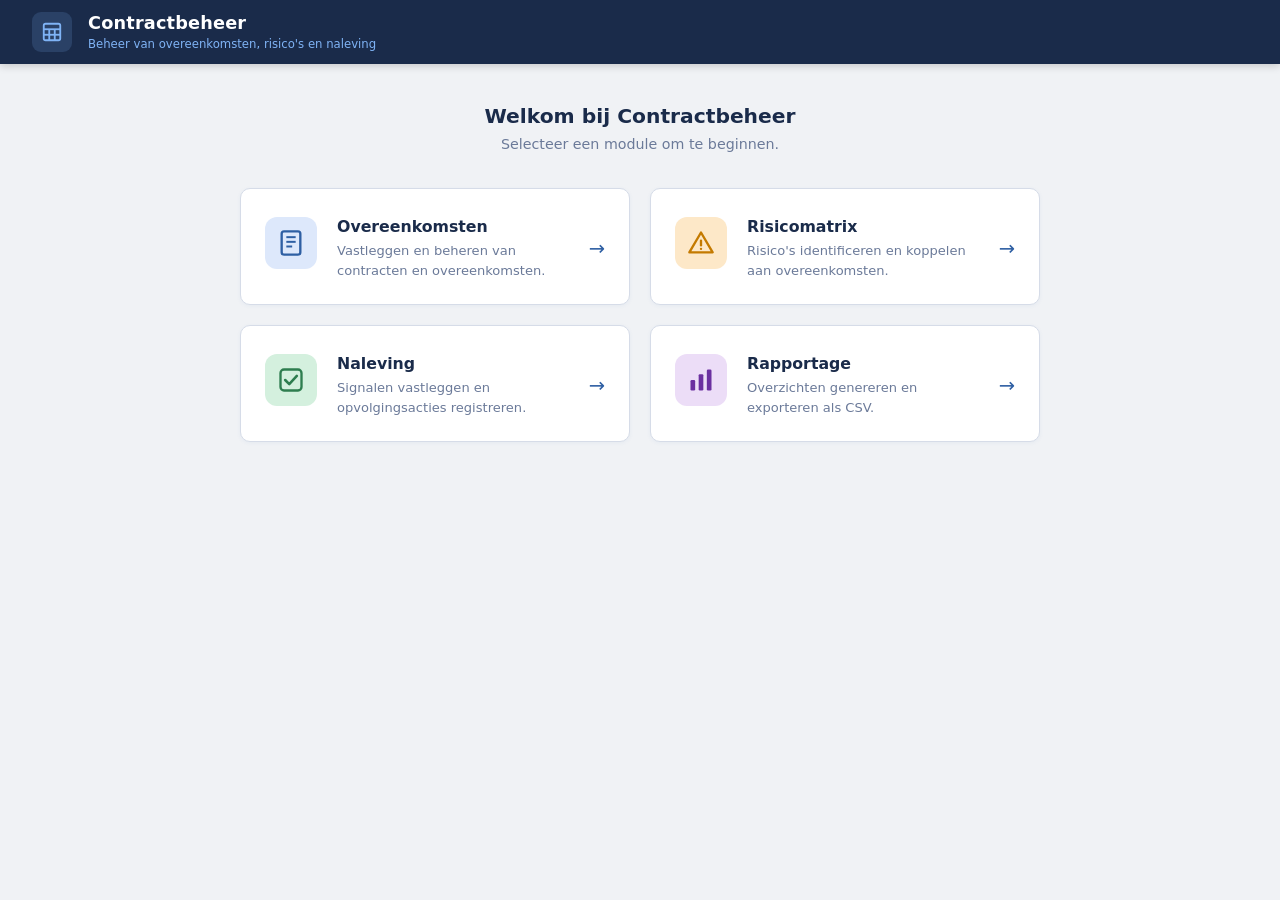
<file: index.html>
<!DOCTYPE html>
<html lang="nl">
<head>
  <meta charset="UTF-8">
  <meta name="viewport" content="width=device-width, initial-scale=1.0">
  <title>Contractbeheer</title>
  <link rel="stylesheet" href="shared.css">
  <style>
    .index-main {
      max-width: 840px;
      margin: 0 auto;
      padding: 40px 20px 60px 20px;
      flex: 1;
    }
    .index-intro {
      text-align: center;
      margin-bottom: 36px;
    }
    .index-intro h2 {
      font-size: 1.35rem;
      font-weight: 700;
      color: #1a2b4a;
      margin-bottom: 8px;
    }
    .index-intro p {
      color: #6b7a99;
      font-size: 0.95rem;
    }
  </style>
</head>
<body>
  <!-- Header (no nav on dashboard) -->
  <header class="site-header">
    <div class="header-icon">
      <svg width="22" height="22" fill="none" viewBox="0 0 24 24">
        <rect x="3" y="3" width="18" height="18" rx="2" stroke="#7fb3f5" stroke-width="2"/>
        <line x1="3" y1="9" x2="21" y2="9" stroke="#7fb3f5" stroke-width="2"/>
        <line x1="3" y1="15" x2="21" y2="15" stroke="#7fb3f5" stroke-width="2"/>
        <line x1="9" y1="9" x2="9" y2="21" stroke="#7fb3f5" stroke-width="2"/>
        <line x1="15" y1="9" x2="15" y2="21" stroke="#7fb3f5" stroke-width="2"/>
      </svg>
    </div>
    <div class="header-text">
      <span class="header-title">Contractbeheer</span>
      <span class="header-subtitle">Beheer van overeenkomsten, risico's en naleving</span>
    </div>
  </header>

  <div class="index-main">
    <div class="index-intro">
      <h2>Welkom bij Contractbeheer</h2>
      <p>Selecteer een module om te beginnen.</p>
    </div>

    <div class="tiles">
      <!-- Overeenkomsten -->
      <a class="tile" href="overeenkomsten.html">
        <div class="tile-icon-wrap" style="background:#dde8fb;">
          <svg width="28" height="28" fill="none" viewBox="0 0 24 24">
            <rect x="4" y="2" width="16" height="20" rx="2" stroke="#2e5fa3" stroke-width="2"/>
            <line x1="8" y1="7" x2="16" y2="7" stroke="#2e5fa3" stroke-width="1.7"/>
            <line x1="8" y1="11" x2="16" y2="11" stroke="#2e5fa3" stroke-width="1.7"/>
            <line x1="8" y1="15" x2="13" y2="15" stroke="#2e5fa3" stroke-width="1.7"/>
          </svg>
        </div>
        <div class="tile-body">
          <div class="tile-title">Overeenkomsten</div>
          <div class="tile-desc">Vastleggen en beheren van contracten en overeenkomsten.</div>
        </div>
        <span class="tile-arrow">→</span>
      </a>

      <!-- Risicomatrix -->
      <a class="tile" href="risicomatrix.html">
        <div class="tile-icon-wrap" style="background:#fde8c8;">
          <svg width="28" height="28" fill="none" viewBox="0 0 24 24">
            <path d="M12 3L22 20H2L12 3Z" stroke="#c47a00" stroke-width="2" stroke-linejoin="round"/>
            <line x1="12" y1="10" x2="12" y2="14" stroke="#c47a00" stroke-width="2" stroke-linecap="round"/>
            <circle cx="12" cy="17" r="1" fill="#c47a00"/>
          </svg>
        </div>
        <div class="tile-body">
          <div class="tile-title">Risicomatrix</div>
          <div class="tile-desc">Risico's identificeren en koppelen aan overeenkomsten.</div>
        </div>
        <span class="tile-arrow">→</span>
      </a>

      <!-- Naleving -->
      <a class="tile" href="naleving.html">
        <div class="tile-icon-wrap" style="background:#d4f0de;">
          <svg width="28" height="28" fill="none" viewBox="0 0 24 24">
            <rect x="3" y="3" width="18" height="18" rx="3" stroke="#2e7d4f" stroke-width="2"/>
            <path d="M7 12l3.5 3.5L17 8.5" stroke="#2e7d4f" stroke-width="2.2" stroke-linecap="round" stroke-linejoin="round"/>
          </svg>
        </div>
        <div class="tile-body">
          <div class="tile-title">Naleving</div>
          <div class="tile-desc">Signalen vastleggen en opvolgingsacties registreren.</div>
        </div>
        <span class="tile-arrow">→</span>
      </a>

      <!-- Rapportage -->
      <a class="tile" href="rapportage.html">
        <div class="tile-icon-wrap" style="background:#ecddf7;">
          <svg width="28" height="28" fill="none" viewBox="0 0 24 24">
            <rect x="3" y="12" width="4" height="9" rx="1" fill="#6b30a0"/>
            <rect x="10" y="7" width="4" height="14" rx="1" fill="#6b30a0"/>
            <rect x="17" y="3" width="4" height="18" rx="1" fill="#6b30a0"/>
          </svg>
        </div>
        <div class="tile-body">
          <div class="tile-title">Rapportage</div>
          <div class="tile-desc">Overzichten genereren en exporteren als CSV.</div>
        </div>
        <span class="tile-arrow">→</span>
      </a>
    </div>
  </div>
</body>
</html>
</file>
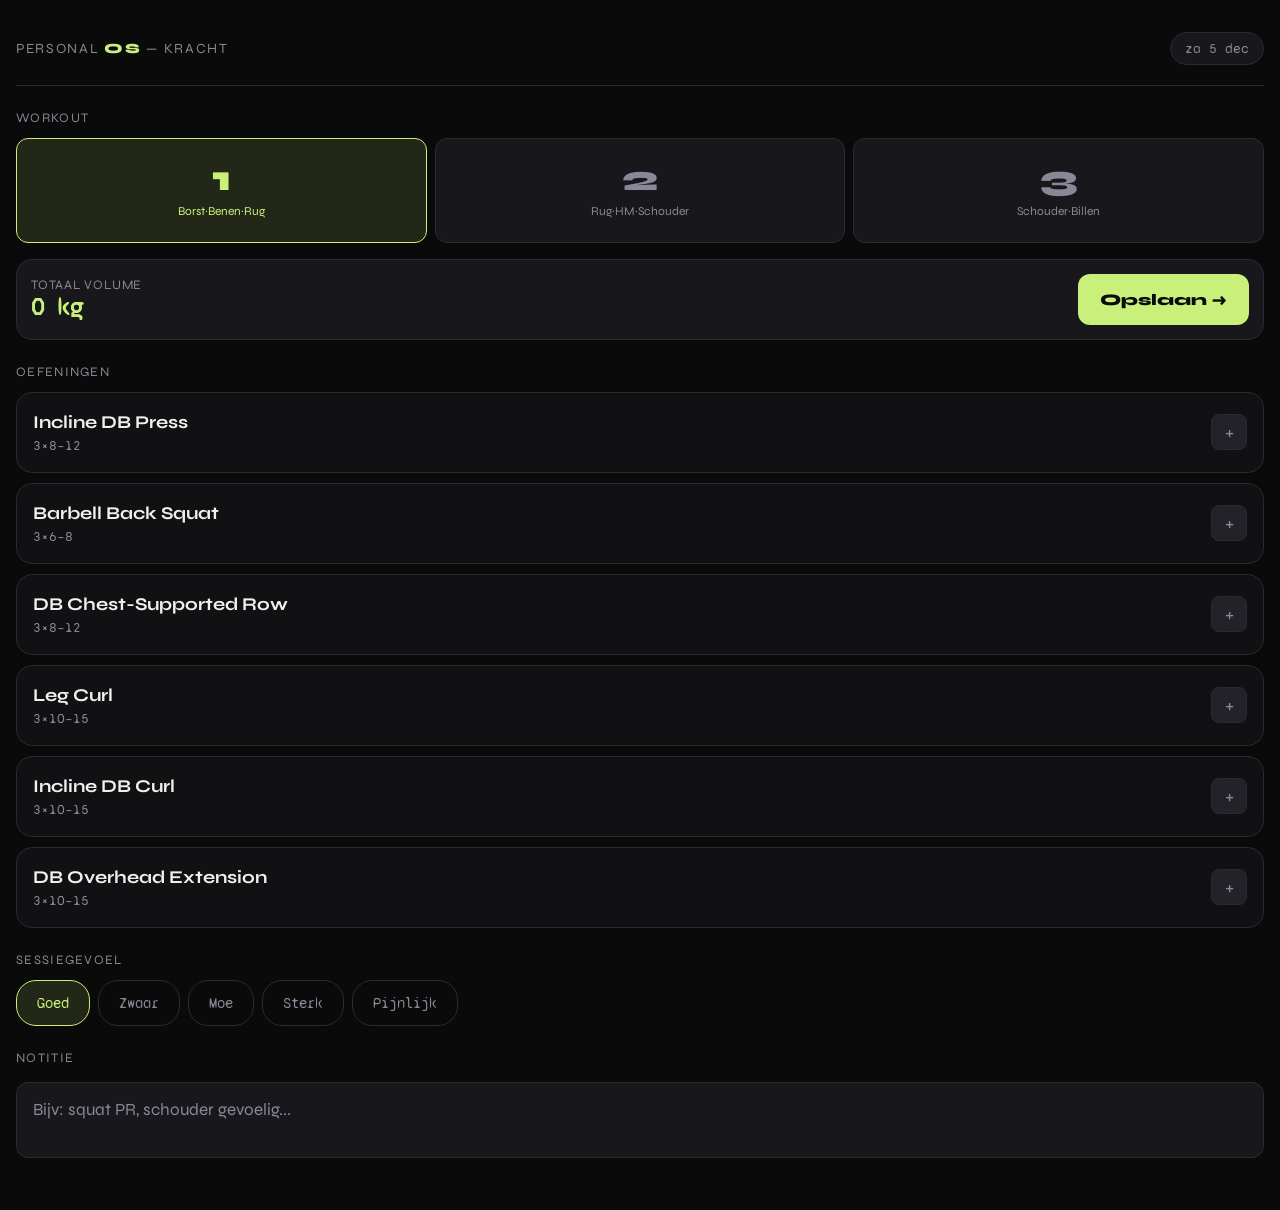
<file: krachtsport.html>
<!DOCTYPE html>
<html lang="nl">
<head>
<meta charset="UTF-8">
<meta name="viewport" content="width=device-width, initial-scale=1.0, maximum-scale=1.0, user-scalable=no, viewport-fit=cover">
<meta name="apple-mobile-web-app-capable" content="yes">
<meta name="theme-color" content="#0a0a0a">
<title>Krachtsport — Personal OS</title>
<style>
@import url('https://fonts.googleapis.com/css2?family=Syne:wght@400;600;700;800&family=Syne+Mono&display=swap');

*,*::before,*::after{box-sizing:border-box;margin:0;padding:0;-webkit-tap-highlight-color:transparent}

:root{
  --bg:#0a0a0a;--s1:#111113;--s2:#18181c;--s3:#222228;
  --border:#2a2a32;--text:#f0f0f0;--muted:#888896;
  --accent:#c8f07a;--accent-dim:rgba(200,240,122,.12);
  --blue:#7ad4f0;--r:16px;--rm:12px;
}

html{width:100%;height:100%}

body{
  background:var(--bg);color:var(--text);
  font-family:'Syne',sans-serif;
  width:100%;min-height:100vh;
  overscroll-behavior:none;
  overflow-x:hidden;
  margin:0;padding:0;
}

/* Force full width — override any Google iframe constraints */
body > *{width:100% !important;max-width:100% !important}

.wrap{
  width:100%;
  padding:16px 16px 48px;
}

.top-bar{
  display:flex;align-items:center;
  justify-content:space-between;
  padding:16px 0 20px;
  border-bottom:1px solid var(--border);
  margin-bottom:20px;
}
.logo{font-size:14px;letter-spacing:.12em;color:var(--muted);text-transform:uppercase}
.logo strong{color:var(--accent);font-weight:800}
.date-chip{
  font-family:'Syne Mono',monospace;font-size:14px;color:var(--muted);
  background:var(--s2);border:1px solid var(--border);
  padding:7px 14px;border-radius:20px;
}

.label{
  font-size:13px;letter-spacing:.10em;text-transform:uppercase;
  color:var(--muted);margin-bottom:12px;margin-top:24px;
  display:block;
}

/* WORKOUT KNOPPEN */
.wo-grid{display:grid;grid-template-columns:repeat(3,1fr);gap:8px}
.wo-btn{
  background:var(--s2);border:1px solid var(--border);
  border-radius:var(--rm);padding:22px 4px;
  text-align:center;cursor:pointer;user-select:none;
}
.wo-num{font-size:36px;font-weight:800;color:var(--muted);line-height:1}
.wo-lbl{font-size:12px;color:var(--muted);margin-top:6px;line-height:1.4}
.wo-btn.active{background:var(--accent-dim);border-color:var(--accent)}
.wo-btn.active .wo-num,.wo-btn.active .wo-lbl{color:var(--accent)}

/* ACTION BAR */
.action-bar{
  display:flex;align-items:center;gap:10px;
  background:var(--s2);border:1px solid var(--border);
  border-radius:var(--r);padding:14px;margin-top:16px;
}
.totaal-wrap{flex:1}
.totaal-lbl{font-size:13px;color:var(--muted);letter-spacing:.06em;text-transform:uppercase}
.totaal-val{font-family:'Syne Mono',monospace;font-size:24px;font-weight:700;color:var(--accent)}
.save-btn{
  padding:16px 22px;background:var(--accent);color:#0a0a0a;
  border:none;border-radius:var(--rm);
  font-family:'Syne',sans-serif;font-size:16px;font-weight:800;
  cursor:pointer;white-space:nowrap;flex-shrink:0;
}
.save-btn:disabled{background:var(--s3);color:var(--muted)}

/* OEFENINGEN */
.ex-list{display:flex;flex-direction:column;gap:10px;margin-top:4px}
.ex-card{background:var(--s1);border:1px solid var(--border);border-radius:var(--r);overflow:hidden}
.ex-card.has-data{border-color:rgba(200,240,122,.35)}
.ex-head{
  display:flex;align-items:center;justify-content:space-between;
  padding:18px 16px;cursor:pointer;user-select:none;
}
.ex-name{font-size:18px;font-weight:700;color:var(--text)}
.ex-schema{font-family:'Syne Mono',monospace;font-size:14px;color:var(--muted);margin-top:4px}
.ex-tog{
  width:36px;height:36px;background:var(--s3);border:1px solid var(--border);
  border-radius:8px;display:flex;align-items:center;justify-content:center;
  font-size:20px;color:var(--muted);flex-shrink:0;
}
.ex-card.open .ex-tog{background:var(--accent-dim);border-color:var(--accent);color:var(--accent)}
.ex-body{display:none;padding:0 14px 14px}
.ex-card.open .ex-body{display:block}

/* SETS TABEL */
.sets-tbl{width:100%;border-collapse:collapse;margin-bottom:10px}
.sets-tbl th{
  font-family:'Syne Mono',monospace;font-size:13px;letter-spacing:.06em;
  text-transform:uppercase;color:var(--muted);text-align:center;
  padding:0 3px 12px;
}
.sets-tbl th:first-child{text-align:left;width:24px}
.sets-tbl td{padding:8px 3px;text-align:center;vertical-align:middle}
.sets-tbl td:first-child{font-family:'Syne Mono',monospace;font-size:16px;color:var(--muted);text-align:left}

.n-input{
  background:var(--s3);border:1px solid var(--border);border-radius:8px;
  color:var(--text);font-family:'Syne Mono',monospace;
  font-size:22px;font-weight:700;
  padding:16px 2px;width:100%;text-align:center;outline:none;
  -webkit-appearance:none;
}
.n-input:focus{border-color:var(--accent)}
.n-input::placeholder{color:var(--border)}
.vol-c{font-family:'Syne Mono',monospace;font-size:16px;color:var(--blue);min-width:50px}

.add-set{
  width:100%;padding:16px;background:transparent;
  border:1px dashed var(--border);border-radius:8px;
  color:var(--muted);font-family:'Syne',sans-serif;font-size:16px;cursor:pointer;
}

/* GEVOEL */
.gevoel-wrap{display:flex;gap:8px;flex-wrap:wrap;margin-top:4px}
.g-pill{
  padding:13px 20px;border:1px solid var(--border);border-radius:20px;
  font-size:15px;color:var(--muted);cursor:pointer;user-select:none;
  font-family:'Syne Mono',monospace;
}
.g-pill.on{border-color:var(--accent);color:var(--accent);background:var(--accent-dim)}

/* NOTITIE */
.notitie{
  width:100%;background:var(--s2);border:1px solid var(--border);
  border-radius:var(--rm);color:var(--text);font-family:'Syne',sans-serif;
  font-size:17px;padding:16px;outline:none;resize:none;margin-top:4px;
}
.notitie:focus{border-color:var(--accent)}
.notitie::placeholder{color:var(--muted)}

/* SUCCESS */
.success{
  display:none;position:fixed;inset:0;background:var(--bg);z-index:100;
  flex-direction:column;align-items:center;justify-content:center;
  gap:16px;text-align:center;padding:32px;
}
.success.show{display:flex}
.s-icon{font-size:64px}
.s-title{font-size:24px;font-weight:800;color:var(--accent)}
.s-sub{font-size:13px;color:var(--muted);line-height:1.6;max-width:280px}
.s-again{
  margin-top:8px;padding:12px 28px;background:var(--s2);
  border:1px solid var(--border);border-radius:var(--rm);
  font-family:'Syne',sans-serif;font-size:13px;color:var(--text);cursor:pointer;
}

/* TOAST */
.toast{
  position:fixed;bottom:40px;left:50%;transform:translateX(-50%);
  background:var(--s3);border:1px solid var(--border);border-radius:20px;
  padding:10px 20px;font-size:12px;opacity:0;transition:opacity .3s;
  pointer-events:none;z-index:200;white-space:nowrap;
}
.toast.show{opacity:1}
</style>
</head>
<body>
<div class="wrap">

  <div class="top-bar">
    <div class="logo">Personal <strong>OS</strong> — Kracht</div>
    <div class="date-chip" id="dateChip"></div>
  </div>

  <span class="label">Workout</span>
  <div class="wo-grid">
    <div class="wo-btn active" onclick="selWo(1,this)">
      <div class="wo-num">1</div>
      <div class="wo-lbl">Borst·Benen·Rug</div>
    </div>
    <div class="wo-btn" onclick="selWo(2,this)">
      <div class="wo-num">2</div>
      <div class="wo-lbl">Rug·HM·Schouder</div>
    </div>
    <div class="wo-btn" onclick="selWo(3,this)">
      <div class="wo-num">3</div>
      <div class="wo-lbl">Schouder·Billen</div>
    </div>
  </div>

  <div class="action-bar">
    <div class="totaal-wrap">
      <div class="totaal-lbl">Totaal volume</div>
      <div class="totaal-val" id="totaalVol">0 kg</div>
    </div>
    <button class="save-btn" id="saveBtn" onclick="submitWorkout()">Opslaan →</button>
  </div>

  <span class="label" style="margin-top:24px">Oefeningen</span>
  <div class="ex-list" id="exList"></div>

  <span class="label" style="margin-top:24px">Sessiegevoel</span>
  <div class="gevoel-wrap" id="gevoelWrap">
    <div class="g-pill on" onclick="selGevoel(this)">Goed</div>
    <div class="g-pill" onclick="selGevoel(this)">Zwaar</div>
    <div class="g-pill" onclick="selGevoel(this)">Moe</div>
    <div class="g-pill" onclick="selGevoel(this)">Sterk</div>
    <div class="g-pill" onclick="selGevoel(this)">Pijnlijk</div>
  </div>

  <span class="label" style="margin-top:24px">Notitie</span>
  <textarea class="notitie" id="notitie" rows="2" placeholder="Bijv: squat PR, schouder gevoelig..."></textarea>

</div>

<div class="success" id="success">
  <div class="s-icon">💪</div>
  <div class="s-title">Opgeslagen!</div>
  <div class="s-sub" id="sSub"></div>
  <button class="s-again" onclick="resetApp()">Nieuwe sessie</button>
</div>
<div class="toast" id="toast"></div>

<script>
const API = 'https://script.google.com/macros/s/AKfycbxQIQIDQsPZ3qwczBE6GIgrVCXysK9JIJAVAhTiuwGoZFSZnpIo92_9VW6sW01CfR7a9Q/exec';

const WO = {
  1:[{n:'Incline DB Press',s:'3×8–12'},{n:'Barbell Back Squat',s:'3×6–8'},{n:'DB Chest-Supported Row',s:'3×8–12'},{n:'Leg Curl',s:'3×10–15'},{n:'Incline DB Curl',s:'3×10–15'},{n:'DB Overhead Extension',s:'3×10–15'}],
  2:[{n:'Barbell Bench Press',s:'3×4–6'},{n:'Romanian Deadlift',s:'3×6–8'},{n:'Lat Pulldown',s:'3×8–12'},{n:'Walking Lunges',s:'3×6–10'},{n:'Lateral Raise',s:'3×10–15'},{n:'Knee Raises',s:'3×10–15'}],
  3:[{n:'Seated DB Shoulder Press',s:'3×8–12'},{n:'DB Row eenarmig',s:'3×8–12'},{n:'Hip Thrust',s:'3×10–15'},{n:'Leg Extension',s:'3×10–15'},{n:'DB Chest Fly',s:'3×10–15'},{n:'Calf Raise',s:'3×15–20'},{n:'Reverse DB Fly',s:'3×10–15'}]
};

let cWo=1, gevoel='Goed';

document.addEventListener('DOMContentLoaded',()=>{
  const d=new Date();
  const days=['zo','ma','di','wo','do','vr','za'];
  const months=['jan','feb','mrt','apr','mei','jun','jul','aug','sep','okt','nov','dec'];
  document.getElementById('dateChip').textContent=days[d.getDay()]+' '+d.getDate()+' '+months[d.getMonth()];
  render(1);
});

function selWo(n,el){
  document.querySelectorAll('.wo-btn').forEach(b=>b.classList.remove('active'));
  el.classList.add('active');cWo=n;render(n);
}

function render(n){
  const list=document.getElementById('exList');
  list.innerHTML='';
  WO[n].forEach((ex,i)=>{
    const c=document.createElement('div');
    c.className='ex-card';c.id='ex-'+i;
    c.innerHTML=`
      <div class="ex-head" onclick="tog(${i})">
        <div>
          <div class="ex-name">${ex.n}</div>
          <div class="ex-schema" id="meta-${i}">${ex.s}</div>
        </div>
        <div class="ex-tog" id="tog-${i}">+</div>
      </div>
      <div class="ex-body">
        <table class="sets-tbl">
          <thead><tr><th>#</th><th>Reps</th><th>Kg</th><th>Vol</th></tr></thead>
          <tbody id="sets-${i}">
            ${row(i,0)}${row(i,1)}${row(i,2)}
          </tbody>
        </table>
        <button class="add-set" onclick="addSet(${i})">+ Set toevoegen</button>
      </div>`;
    list.appendChild(c);
  });
  updTotaal();
}

function row(e,s){
  return`<tr><td>${s+1}</td>
    <td><input class="n-input" type="number" id="r-${e}-${s}" placeholder="—" min="1" max="50" oninput="updVol(${e},${s})"></td>
    <td><input class="n-input" type="number" id="k-${e}-${s}" placeholder="—" min="0" max="500" step="0.5" oninput="updVol(${e},${s})"></td>
    <td class="vol-c" id="v-${e}-${s}">—</td></tr>`;
}

function tog(i){
  const c=document.getElementById('ex-'+i);
  const t=document.getElementById('tog-'+i);
  c.classList.toggle('open');
  t.textContent=c.classList.contains('open')?'−':'+';
}

function addSet(e){
  const tb=document.getElementById('sets-'+e);
  tb.insertAdjacentHTML('beforeend',row(e,tb.rows.length));
}

function updVol(e,s){
  const r=parseFloat(document.getElementById(`r-${e}-${s}`)?.value)||0;
  const k=parseFloat(document.getElementById(`k-${e}-${s}`)?.value)||0;
  const v=r&&k?(r*k).toFixed(0)+'kg':'—';
  const cell=document.getElementById(`v-${e}-${s}`);
  if(cell)cell.textContent=v;
  document.getElementById('ex-'+e)?.classList.toggle('has-data',[...document.querySelectorAll(`[id^="k-${e}-"]`)].some(el=>el.value));
  // meta update
  const tb=document.getElementById('sets-'+e);
  let tot=0;
  for(let i=0;i<tb?.rows.length;i++){
    const ri=parseFloat(document.getElementById(`r-${e}-${i}`)?.value)||0;
    const ki=parseFloat(document.getElementById(`k-${e}-${i}`)?.value)||0;
    tot+=ri*ki;
  }
  const m=document.getElementById('meta-'+e);
  if(m&&tot>0)m.innerHTML=`${tb.rows.length} sets · <span style="color:var(--blue)">${tot.toFixed(0)}kg</span>`;
  updTotaal();
}

function updTotaal(){
  let t=0;
  document.querySelectorAll('[id^="v-"]').forEach(c=>{const v=parseFloat(c.textContent);if(!isNaN(v))t+=v;});
  document.getElementById('totaalVol').textContent=t>0?t.toFixed(0)+' kg':'0 kg';
}

function selGevoel(el){
  document.querySelectorAll('.g-pill').forEach(p=>p.classList.remove('on'));
  el.classList.add('on');gevoel=el.textContent;
}

async function submitWorkout(){
  const btn=document.getElementById('saveBtn');
  btn.disabled=true;btn.textContent='Bezig...';
  const sets=[];
  WO[cWo].forEach((ex,e)=>{
    const tb=document.getElementById('sets-'+e);
    if(!tb)return;
    for(let s=0;s<tb.rows.length;s++){
      const r=parseFloat(document.getElementById(`r-${e}-${s}`)?.value);
      const k=parseFloat(document.getElementById(`k-${e}-${s}`)?.value);
      if(r&&k)sets.push({oefening:ex.n,sets:1,reps:r,gewicht:k});
    }
  });
  if(!sets.length){showToast('Vul eerst data in');btn.disabled=false;btn.textContent='Opslaan →';return;}
  const payload={
    date:new Date().toISOString().split('T')[0],
    workout:String(cWo),
    notitie:document.getElementById('notitie').value||gevoel,
    sets
  };
  try{
    // Stuur via GET om CORS te omzeilen
    const params = new URLSearchParams({
      action: 'kracht',
      date: payload.date,
      workout: payload.workout,
      notitie: payload.notitie || '',
      sets: encodeURIComponent(JSON.stringify(payload.sets))
    });
    const res = await fetch(API + '?' + params.toString(), {method:'GET'});
    const json = await res.json();
    
    if(json.status === 'ok'){
      const tot=sets.reduce((a,s)=>a+s.reps*s.gewicht,0);
      const nEx=[...new Set(sets.map(s=>s.oefening))].length;
      document.getElementById('sSub').textContent=`Workout ${cWo} · ${nEx} oefeningen · ${sets.length} sets · ${tot.toFixed(0)}kg volume`;
      document.getElementById('success').classList.add('show');
    } else {
      showToast('Fout: ' + json.message);
      btn.disabled=false;btn.textContent='Opslaan →';
    }
  }catch(e){
    showToast('Fout bij opslaan: ' + e.message);btn.disabled=false;btn.textContent='Opslaan →';
  }
}

function resetApp(){
  document.getElementById('success').classList.remove('show');
  document.getElementById('saveBtn').disabled=false;
  document.getElementById('saveBtn').textContent='Opslaan →';
  document.getElementById('notitie').value='';
  render(cWo);
}

function showToast(msg){
  const t=document.getElementById('toast');
  t.textContent=msg;t.classList.add('show');
  setTimeout(()=>t.classList.remove('show'),3000);
}
</script>
</body>
</html>
</file>
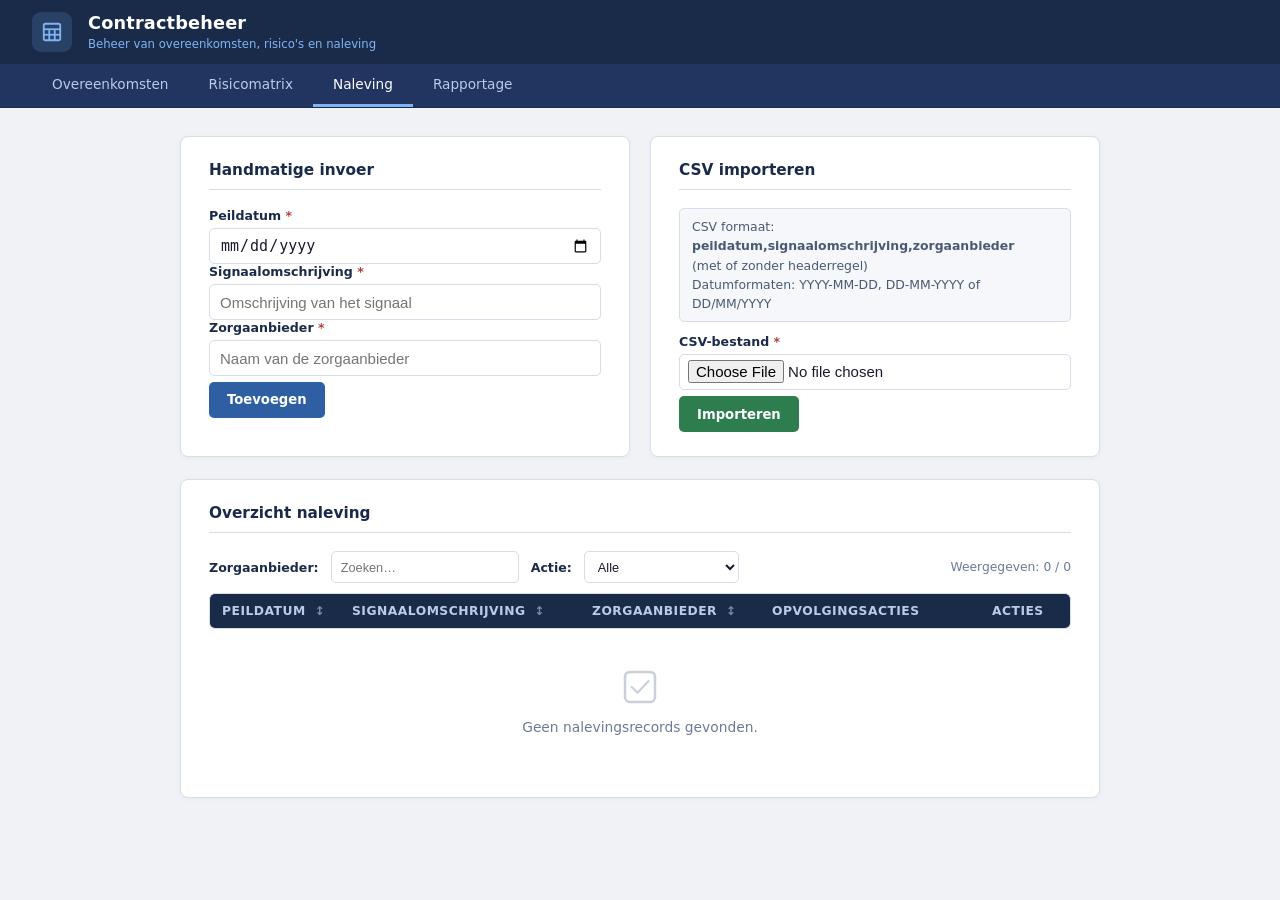
<file: naleving.html>
<!DOCTYPE html>
<html lang="nl">
<head>
  <meta charset="UTF-8">
  <meta name="viewport" content="width=device-width, initial-scale=1.0">
  <title>Naleving – Contractbeheer</title>
  <link rel="stylesheet" href="shared.css">
</head>
<body>
  <!-- Header -->
  <header class="site-header">
    <div class="header-icon">
      <svg width="22" height="22" fill="none" viewBox="0 0 24 24">
        <rect x="3" y="3" width="18" height="18" rx="2" stroke="#7fb3f5" stroke-width="2"/>
        <line x1="3" y1="9" x2="21" y2="9" stroke="#7fb3f5" stroke-width="2"/>
        <line x1="3" y1="15" x2="21" y2="15" stroke="#7fb3f5" stroke-width="2"/>
        <line x1="9" y1="9" x2="9" y2="21" stroke="#7fb3f5" stroke-width="2"/>
        <line x1="15" y1="9" x2="15" y2="21" stroke="#7fb3f5" stroke-width="2"/>
      </svg>
    </div>
    <div class="header-text">
      <span class="header-title">Contractbeheer</span>
      <span class="header-subtitle">Beheer van overeenkomsten, risico's en naleving</span>
    </div>
  </header>

  <!-- Nav -->
  <nav class="site-nav">
    <a href="overeenkomsten.html">Overeenkomsten</a>
    <a href="risicomatrix.html">Risicomatrix</a>
    <a href="naleving.html" class="active">Naleving</a>
    <a href="rapportage.html">Rapportage</a>
  </nav>

  <div class="main-container">

    <!-- Input cards (side by side) -->
    <div class="cards-row">

      <!-- Manual input card -->
      <div class="card">
        <div class="card-title">Handmatige invoer</div>
        <div class="form-group">
          <label for="inp-peildatum">Peildatum <span style="color:#b04040">*</span></label>
          <input type="date" id="inp-peildatum">
        </div>
        <div class="form-group">
          <label for="inp-signaal">Signaalomschrijving <span style="color:#b04040">*</span></label>
          <input type="text" id="inp-signaal" maxlength="300"
                 placeholder="Omschrijving van het signaal" autocomplete="off">
        </div>
        <div class="form-group">
          <label for="inp-zorgaanbieder">Zorgaanbieder <span style="color:#b04040">*</span></label>
          <input type="text" id="inp-zorgaanbieder" maxlength="200"
                 placeholder="Naam van de zorgaanbieder" autocomplete="off">
        </div>
        <div id="msg-manual" class="hidden"></div>
        <div class="btn-row">
          <button class="btn btn-primary" onclick="addManual()">Toevoegen</button>
        </div>
      </div>

      <!-- CSV import card -->
      <div class="card">
        <div class="card-title">CSV importeren</div>
        <div class="instructions">
          CSV formaat: <strong>peildatum,signaalomschrijving,zorgaanbieder</strong><br>
          (met of zonder headerregel)<br>
          Datumformaten: YYYY-MM-DD, DD-MM-YYYY of DD/MM/YYYY
        </div>
        <div class="form-group">
          <label for="inp-csv-file">CSV-bestand <span style="color:#b04040">*</span></label>
          <input type="file" id="inp-csv-file" accept=".csv,text/csv">
        </div>
        <div id="msg-csv" class="hidden"></div>
        <div class="btn-row">
          <button class="btn btn-success" onclick="importCsv()">Importeren</button>
        </div>
      </div>
    </div>

    <!-- Action panel (hidden until row selected) -->
    <div class="card hidden" id="card-action">
      <div class="card-title" id="action-card-title">Actie toevoegen voor: —</div>
      <div class="form-group">
        <label for="inp-actie">Opvolgingsactie <span style="color:#b04040">*</span></label>
        <select id="inp-actie">
          <option value="Waarschuwingsbrief">Waarschuwingsbrief</option>
          <option value="Inkoopgesprek">Inkoopgesprek</option>
          <option value="In gebreke stellen">In gebreke stellen</option>
        </select>
      </div>
      <div id="msg-action" class="hidden"></div>
      <div class="btn-row">
        <button class="btn btn-primary" onclick="addAction()">Toevoegen</button>
        <button class="btn btn-secondary" onclick="deselectRow()">Deselecteren</button>
      </div>
    </div>

    <!-- Overview card -->
    <div class="card">
      <div class="card-title">Overzicht naleving</div>

      <div class="toolbar">
        <label for="filter-zorgaanbieder">Zorgaanbieder:</label>
        <input type="text" id="filter-zorgaanbieder"
               placeholder="Zoeken…"
               style="min-width:160px;"
               oninput="renderTable()">
        <label for="filter-actie">Actie:</label>
        <select id="filter-actie" onchange="renderTable()">
          <option value="">Alle</option>
          <option value="Waarschuwingsbrief">Waarschuwingsbrief</option>
          <option value="Inkoopgesprek">Inkoopgesprek</option>
          <option value="In gebreke stellen">In gebreke stellen</option>
        </select>
        <span class="record-count" id="record-count">Weergegeven: 0 / 0</span>
      </div>

      <div class="table-wrapper">
        <table>
          <thead>
            <tr>
              <th class="sortable" data-col="peildatum" onclick="toggleSort('peildatum')" style="width:130px;">
                Peildatum <em class="sort-icon" id="si-peildatum">↕</em>
              </th>
              <th class="sortable" data-col="signaalomschrijving" onclick="toggleSort('signaalomschrijving')">
                Signaalomschrijving <em class="sort-icon" id="si-signaalomschrijving">↕</em>
              </th>
              <th class="sortable" data-col="zorgaanbieder" onclick="toggleSort('zorgaanbieder')" style="width:180px;">
                Zorgaanbieder <em class="sort-icon" id="si-zorgaanbieder">↕</em>
              </th>
              <th style="width:220px;">Opvolgingsacties</th>
              <th style="width:90px;">Acties</th>
            </tr>
          </thead>
          <tbody id="table-body"></tbody>
        </table>
      </div>

      <div id="empty-state" class="empty-state hidden">
        <svg width="40" height="40" viewBox="0 0 24 24" fill="none">
          <rect x="3" y="3" width="18" height="18" rx="3" stroke="#6b7a99" stroke-width="1.5"/>
          <path d="M7 12l3.5 3.5L17 8.5" stroke="#6b7a99" stroke-width="1.3" stroke-linecap="round" stroke-linejoin="round"/>
        </svg>
        Geen nalevingsrecords gevonden.
      </div>
    </div>
  </div>

<script>
'use strict';

const LS_KEY = 'naleving_v1';
let records     = [];
let selectedId  = null;
let sortCol     = null;
let sortDir     = 1; // 1 = asc, -1 = desc

const ACTIE_BADGE = {
  'Waarschuwingsbrief': 'waarschuwing',
  'Inkoopgesprek':      'inkoopgesprek',
  'In gebreke stellen': 'ingebreke'
};

/* ---- Utilities ---- */
function escHtml(s) {
  if (s == null) return '';
  return String(s)
    .replace(/&/g, '&amp;')
    .replace(/</g, '&lt;')
    .replace(/>/g, '&gt;')
    .replace(/"/g, '&quot;')
    .replace(/'/g, '&#39;');
}

function genId() {
  return Date.now().toString(36) + Math.random().toString(36).slice(2, 7);
}

function fmtDate(d) {
  if (!d) return '';
  const parts = d.split('-');
  if (parts.length === 3 && parts[0].length === 4) {
    return parts[2] + '-' + parts[1] + '-' + parts[0];
  }
  return d;
}

function normalizeDate(raw) {
  if (!raw) return null;
  raw = raw.trim();
  // YYYY-MM-DD
  if (/^\d{4}-\d{2}-\d{2}$/.test(raw)) return raw;
  // DD-MM-YYYY
  const dm1 = raw.match(/^(\d{2})-(\d{2})-(\d{4})$/);
  if (dm1) return dm1[3] + '-' + dm1[2] + '-' + dm1[1];
  // DD/MM/YYYY
  const dm2 = raw.match(/^(\d{2})\/(\d{2})\/(\d{4})$/);
  if (dm2) return dm2[3] + '-' + dm2[2] + '-' + dm2[1];
  return null;
}

function showMsg(elId, text, type) {
  const el = document.getElementById(elId);
  el.textContent = text;
  el.className = 'msg-' + type;
}

function clearMsg(elId) {
  const el = document.getElementById(elId);
  el.textContent = '';
  el.className = 'hidden';
}

/* ---- Persistence ---- */
function loadData() {
  try { records = JSON.parse(localStorage.getItem(LS_KEY)) || []; }
  catch (e) { records = []; }
}

function saveData() {
  localStorage.setItem(LS_KEY, JSON.stringify(records));
}

/* ---- Duplicate check ---- */
function isDuplicate(peildatum, signaal, zorg, excludeId) {
  return records.some(r =>
    r.id !== excludeId &&
    r.peildatum === peildatum &&
    r.signaalomschrijving.toLowerCase() === signaal.toLowerCase() &&
    r.zorgaanbieder.toLowerCase() === zorg.toLowerCase()
  );
}

/* ---- Manual add ---- */
function addManual() {
  const peildatum = document.getElementById('inp-peildatum').value;
  const signaal   = document.getElementById('inp-signaal').value.trim();
  const zorg      = document.getElementById('inp-zorgaanbieder').value.trim();

  clearMsg('msg-manual');

  if (!peildatum) { showMsg('msg-manual', 'Vul een peildatum in.', 'error'); return; }
  if (!signaal)   { showMsg('msg-manual', 'Vul een signaalomschrijving in.', 'error'); return; }
  if (!zorg)      { showMsg('msg-manual', 'Vul een zorgaanbieder in.', 'error'); return; }

  if (isDuplicate(peildatum, signaal, zorg, null)) {
    showMsg('msg-manual', 'Er bestaat al een record met dezelfde peildatum, signaalomschrijving en zorgaanbieder.', 'error');
    return;
  }

  records.push({
    id:                   genId(),
    peildatum:            peildatum,
    signaalomschrijving:  signaal,
    zorgaanbieder:        zorg,
    acties:               []
  });

  saveData();

  document.getElementById('inp-peildatum').value       = '';
  document.getElementById('inp-signaal').value         = '';
  document.getElementById('inp-zorgaanbieder').value   = '';
  showMsg('msg-manual', 'Record toegevoegd.', 'success');
  renderTable();
}

/* ---- CSV import ---- */
function importCsv() {
  clearMsg('msg-csv');
  const fileInput = document.getElementById('inp-csv-file');
  const file = fileInput.files[0];
  if (!file) {
    showMsg('msg-csv', 'Selecteer een CSV-bestand.', 'error');
    return;
  }

  const reader = new FileReader();
  reader.onload = function(e) {
    const text  = e.target.result;
    const lines = text.split(/\r?\n/).filter(l => l.trim() !== '');
    if (lines.length === 0) {
      showMsg('msg-csv', 'Het bestand is leeg.', 'error');
      return;
    }

    let startIdx = 0;
    // Detect header: if first field equals "peildatum" (case-insensitive)
    const firstField = lines[0].split(',')[0].trim().toLowerCase();
    if (firstField === 'peildatum') startIdx = 1;

    let added   = 0;
    let skipped = 0;

    for (let i = startIdx; i < lines.length; i++) {
      const parts = lines[i].split(',');
      if (parts.length < 3) { skipped++; continue; }

      const rawDate = parts[0].trim();
      const signaal = parts[1].trim();
      const zorg    = parts[2].trim();

      const peildatum = normalizeDate(rawDate);

      if (!peildatum || !signaal || !zorg) { skipped++; continue; }

      if (isDuplicate(peildatum, signaal, zorg, null)) { skipped++; continue; }

      records.push({
        id:                  genId(),
        peildatum:           peildatum,
        signaalomschrijving: signaal,
        zorgaanbieder:       zorg,
        acties:              []
      });
      added++;
    }

    saveData();
    fileInput.value = '';
    showMsg('msg-csv',
      added + ' regel' + (added !== 1 ? 's' : '') + ' toegevoegd, ' +
      skipped + ' regel' + (skipped !== 1 ? 's' : '') + ' overgeslagen (duplicaat of ongeldig).',
      added > 0 ? 'success' : 'info');
    renderTable();
  };
  reader.readAsText(file);
}

/* ---- Action panel ---- */
function selectRow(id) {
  selectedId = id;
  const r = records.find(r => r.id === id);
  if (!r) return;

  const panel = document.getElementById('card-action');
  panel.classList.remove('hidden');

  const title = document.getElementById('action-card-title');
  title.textContent = 'Actie toevoegen voor: ' + r.signaalomschrijving + ' — ' + r.zorgaanbieder;

  clearMsg('msg-action');
  renderTable();

  // Scroll action panel into view
  panel.scrollIntoView({ behavior: 'smooth', block: 'nearest' });
}

function deselectRow() {
  selectedId = null;
  document.getElementById('card-action').classList.add('hidden');
  clearMsg('msg-action');
  renderTable();
}

function addAction() {
  if (!selectedId) return;
  clearMsg('msg-action');

  const actie = document.getElementById('inp-actie').value;
  const r = records.find(r => r.id === selectedId);
  if (!r) return;

  if (r.acties.includes(actie)) {
    showMsg('msg-action', 'Deze actie is al gekoppeld aan dit record.', 'error');
    return;
  }

  r.acties = r.acties.concat([actie]);
  saveData();
  showMsg('msg-action', 'Actie "' + actie + '" toegevoegd.', 'success');
  renderTable();
}

/* ---- Delete record ---- */
function deleteRecord(id) {
  const r = records.find(r => r.id === id);
  if (!r) return;
  if (!confirm('Record "' + r.signaalomschrijving + '" verwijderen?')) return;
  records = records.filter(r => r.id !== id);
  if (selectedId === id) {
    selectedId = null;
    document.getElementById('card-action').classList.add('hidden');
    clearMsg('msg-action');
  }
  saveData();
  renderTable();
}

/* ---- Sort ---- */
function toggleSort(col) {
  document.querySelectorAll('thead th[data-col]').forEach(th => {
    th.classList.remove('sorted');
    document.getElementById('si-' + th.dataset.col).textContent = '↕';
  });

  if (sortCol === col) {
    sortDir = -sortDir;
  } else {
    sortCol = col;
    sortDir = 1;
  }

  const th = document.querySelector('th[data-col="' + col + '"]');
  th.classList.add('sorted');
  document.getElementById('si-' + col).textContent = sortDir === 1 ? '↑' : '↓';
  renderTable();
}

/* ---- Filter pipeline ---- */
function getFiltered() {
  const fZorg  = document.getElementById('filter-zorgaanbieder').value.trim().toLowerCase();
  const fActie = document.getElementById('filter-actie').value;

  return records.filter(r => {
    if (fZorg && !r.zorgaanbieder.toLowerCase().includes(fZorg)) return false;
    if (fActie && !r.acties.includes(fActie)) return false;
    return true;
  });
}

function getSorted(list) {
  if (!sortCol) return list;
  return list.slice().sort((a, b) => {
    const av = (a[sortCol] || '').toLowerCase();
    const bv = (b[sortCol] || '').toLowerCase();
    if (av < bv) return -sortDir;
    if (av > bv) return  sortDir;
    return 0;
  });
}

/* ---- Render ---- */
function renderTable() {
  const filtered = getFiltered();
  const sorted   = getSorted(filtered);
  const tbody    = document.getElementById('table-body');
  const empty    = document.getElementById('empty-state');
  const count    = document.getElementById('record-count');

  count.textContent = 'Weergegeven: ' + filtered.length + ' / ' + records.length;

  if (sorted.length === 0) {
    tbody.innerHTML = '';
    empty.classList.remove('hidden');
    return;
  }
  empty.classList.add('hidden');

  tbody.innerHTML = sorted.map(r => {
    const isSelected = r.id === selectedId;

    const badgesHtml = r.acties.length > 0
      ? '<div class="badges-wrap">' +
          r.acties.map(a => {
            const cls = ACTIE_BADGE[a] || 'waarschuwing';
            return '<span class="badge badge-' + cls + '">' + escHtml(a) + '</span>';
          }).join('') +
        '</div>'
      : '<span style="color:#6b7a99;font-size:0.82rem;">—</span>';

    return '<tr class="' + (isSelected ? 'selected' : '') + '" ' +
           'onclick="handleRowClick(event, \'' + r.id + '\')" style="cursor:pointer;">' +
      '<td>' + escHtml(fmtDate(r.peildatum)) + '</td>' +
      '<td>' + escHtml(r.signaalomschrijving) + '</td>' +
      '<td>' + escHtml(r.zorgaanbieder) + '</td>' +
      '<td>' + badgesHtml + '</td>' +
      '<td class="col-actions">' +
        '<button class="btn btn-sm btn-danger" ' +
          'onclick="event.stopPropagation(); deleteRecord(\'' + r.id + '\')">Verwijder</button>' +
      '</td>' +
    '</tr>';
  }).join('');
}

function handleRowClick(event, id) {
  // Don't trigger if clicking a button
  if (event.target.tagName === 'BUTTON') return;
  if (selectedId === id) {
    deselectRow();
  } else {
    selectRow(id);
  }
}

/* ---- Init ---- */
document.getElementById('inp-signaal').addEventListener('keydown', function(e) {
  if (e.key === 'Enter') addManual();
});
document.getElementById('inp-zorgaanbieder').addEventListener('keydown', function(e) {
  if (e.key === 'Enter') addManual();
});

loadData();
renderTable();
</script>
</body>
</html>
</file>
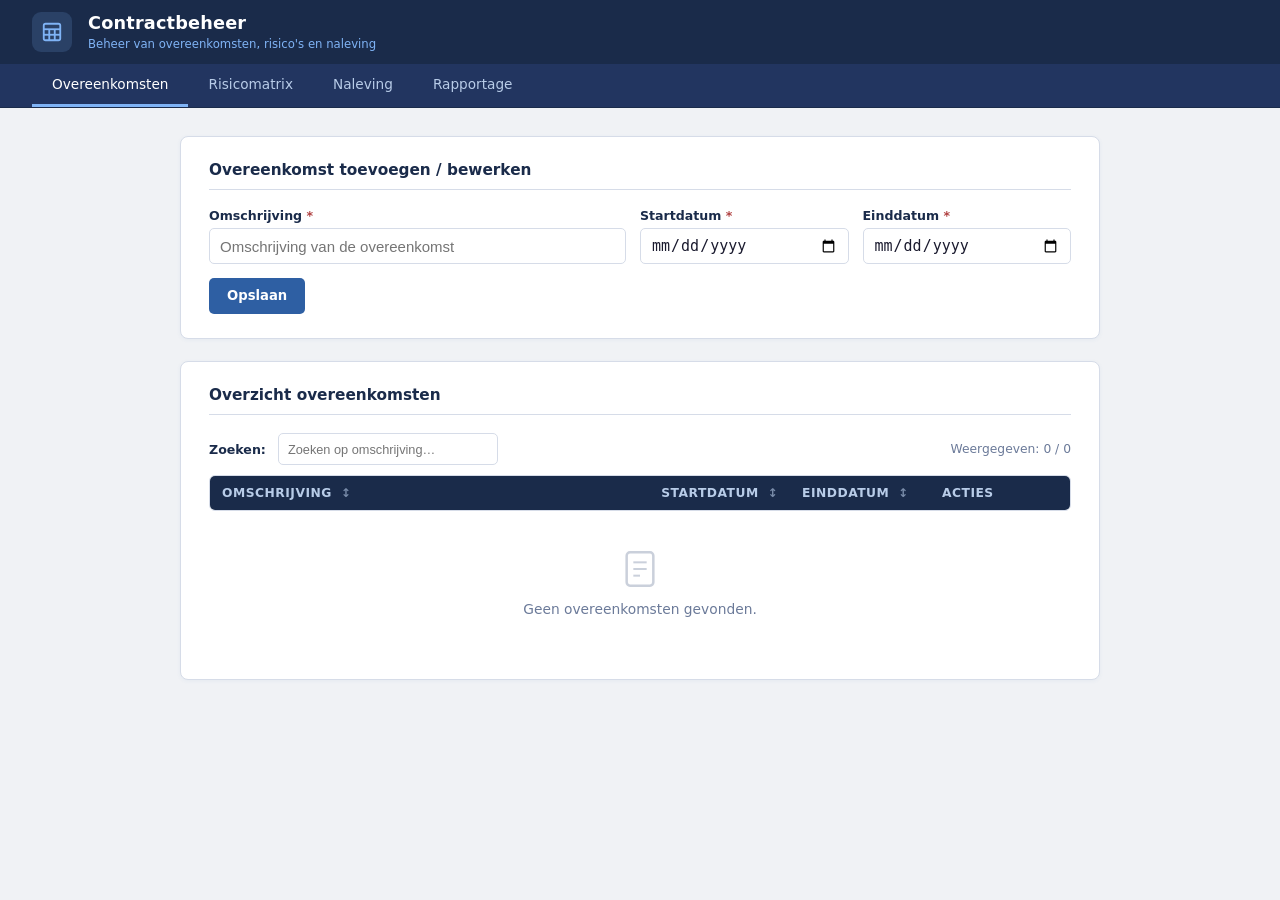
<file: overeenkomsten.html>
<!DOCTYPE html>
<html lang="nl">
<head>
  <meta charset="UTF-8">
  <meta name="viewport" content="width=device-width, initial-scale=1.0">
  <title>Overeenkomsten – Contractbeheer</title>
  <link rel="stylesheet" href="shared.css">
</head>
<body>
  <!-- Header -->
  <header class="site-header">
    <div class="header-icon">
      <svg width="22" height="22" fill="none" viewBox="0 0 24 24">
        <rect x="3" y="3" width="18" height="18" rx="2" stroke="#7fb3f5" stroke-width="2"/>
        <line x1="3" y1="9" x2="21" y2="9" stroke="#7fb3f5" stroke-width="2"/>
        <line x1="3" y1="15" x2="21" y2="15" stroke="#7fb3f5" stroke-width="2"/>
        <line x1="9" y1="9" x2="9" y2="21" stroke="#7fb3f5" stroke-width="2"/>
        <line x1="15" y1="9" x2="15" y2="21" stroke="#7fb3f5" stroke-width="2"/>
      </svg>
    </div>
    <div class="header-text">
      <span class="header-title">Contractbeheer</span>
      <span class="header-subtitle">Beheer van overeenkomsten, risico's en naleving</span>
    </div>
  </header>

  <!-- Nav -->
  <nav class="site-nav">
    <a href="overeenkomsten.html" class="active">Overeenkomsten</a>
    <a href="risicomatrix.html">Risicomatrix</a>
    <a href="naleving.html">Naleving</a>
    <a href="rapportage.html">Rapportage</a>
  </nav>

  <div class="main-container">

    <!-- Form card -->
    <div class="card">
      <div class="card-title">Overeenkomst toevoegen / bewerken</div>
      <div class="form-row">
        <div class="form-group" style="flex: 2 1 300px;">
          <label for="inp-omschrijving">Omschrijving <span style="color:#b04040">*</span></label>
          <input type="text" id="inp-omschrijving" maxlength="200"
                 placeholder="Omschrijving van de overeenkomst" autocomplete="off">
        </div>
        <div class="form-group" style="flex: 1 1 150px;">
          <label for="inp-startdatum">Startdatum <span style="color:#b04040">*</span></label>
          <input type="date" id="inp-startdatum">
        </div>
        <div class="form-group" style="flex: 1 1 150px;">
          <label for="inp-einddatum">Einddatum <span style="color:#b04040">*</span></label>
          <input type="date" id="inp-einddatum">
        </div>
      </div>
      <div id="msg-form" class="hidden"></div>
      <div id="msg-edit" class="msg-info hidden">
        Bewerkingsmodus — pas de velden aan en klik op <strong>Opslaan</strong> om de wijziging te bevestigen.
      </div>
      <div class="btn-row">
        <button class="btn btn-primary" id="btn-save" onclick="saveRecord()">Opslaan</button>
        <button class="btn btn-secondary hidden" id="btn-cancel" onclick="cancelEdit()">Annuleren</button>
      </div>
    </div>

    <!-- Table card -->
    <div class="card">
      <div class="card-title">Overzicht overeenkomsten</div>
      <div class="toolbar">
        <label for="filter-omschrijving">Zoeken:</label>
        <input type="text" id="filter-omschrijving"
               placeholder="Zoeken op omschrijving…"
               style="min-width:220px;"
               oninput="renderTable()">
        <span class="record-count" id="record-count">Weergegeven: 0 / 0</span>
      </div>

      <div class="table-wrapper">
        <table id="main-table">
          <thead>
            <tr>
              <th class="sortable" data-col="omschrijving" onclick="toggleSort('omschrijving')">
                Omschrijving <em class="sort-icon" id="si-omschrijving">↕</em>
              </th>
              <th class="sortable" data-col="startdatum" onclick="toggleSort('startdatum')" style="width:140px;">
                Startdatum <em class="sort-icon" id="si-startdatum">↕</em>
              </th>
              <th class="sortable" data-col="einddatum" onclick="toggleSort('einddatum')" style="width:140px;">
                Einddatum <em class="sort-icon" id="si-einddatum">↕</em>
              </th>
              <th style="width:140px;">Acties</th>
            </tr>
          </thead>
          <tbody id="table-body"></tbody>
        </table>
      </div>

      <div id="empty-state" class="empty-state hidden">
        <svg width="40" height="40" viewBox="0 0 24 24" fill="none">
          <rect x="4" y="2" width="16" height="20" rx="2" stroke="#6b7a99" stroke-width="1.5"/>
          <line x1="8" y1="8" x2="16" y2="8" stroke="#6b7a99" stroke-width="1.2"/>
          <line x1="8" y1="12" x2="16" y2="12" stroke="#6b7a99" stroke-width="1.2"/>
          <line x1="8" y1="16" x2="12" y2="16" stroke="#6b7a99" stroke-width="1.2"/>
        </svg>
        Geen overeenkomsten gevonden.
      </div>
    </div>
  </div>

<script>
'use strict';

const LS_KEY = 'overeenkomsten_v1';
let records = [];
let editId = null;
let sortCol = null;
let sortDir = 1; // 1 = asc, -1 = desc

/* ---- Utilities ---- */
function escHtml(s) {
  if (s == null) return '';
  return String(s)
    .replace(/&/g, '&amp;')
    .replace(/</g, '&lt;')
    .replace(/>/g, '&gt;')
    .replace(/"/g, '&quot;')
    .replace(/'/g, '&#39;');
}

function fmtDate(d) {
  if (!d) return '';
  const parts = d.split('-');
  if (parts.length === 3) return parts[2] + '-' + parts[1] + '-' + parts[0];
  return d;
}

function genId() {
  return Date.now().toString(36) + Math.random().toString(36).slice(2, 7);
}

function showMsg(elId, text, type) {
  const el = document.getElementById(elId);
  el.textContent = text;
  el.className = 'msg-' + type;
}

function clearMsg(elId) {
  const el = document.getElementById(elId);
  el.textContent = '';
  el.className = 'hidden';
}

/* ---- Persistence ---- */
function loadData() {
  try {
    records = JSON.parse(localStorage.getItem(LS_KEY)) || [];
  } catch (e) {
    records = [];
  }
}

function saveData() {
  localStorage.setItem(LS_KEY, JSON.stringify(records));
}

/* ---- CRUD ---- */
function saveRecord() {
  const omsch = document.getElementById('inp-omschrijving').value.trim();
  const start = document.getElementById('inp-startdatum').value;
  const eind  = document.getElementById('inp-einddatum').value;

  if (!omsch) { showMsg('msg-form', 'Vul een omschrijving in.', 'error'); return; }
  if (!start) { showMsg('msg-form', 'Vul een startdatum in.', 'error'); return; }
  if (!eind)  { showMsg('msg-form', 'Vul een einddatum in.', 'error'); return; }
  if (eind < start) {
    showMsg('msg-form', 'Einddatum moet gelijk aan of na de startdatum liggen.', 'error');
    return;
  }

  clearMsg('msg-form');

  if (editId) {
    const idx = records.findIndex(r => r.id === editId);
    if (idx !== -1) {
      records[idx] = { id: editId, omschrijving: omsch, startdatum: start, einddatum: eind };
    }
    editId = null;
    document.getElementById('btn-cancel').classList.add('hidden');
    document.getElementById('msg-edit').classList.add('hidden');
  } else {
    records.push({ id: genId(), omschrijving: omsch, startdatum: start, einddatum: eind });
  }

  saveData();
  clearForm();
  renderTable();
}

function clearForm() {
  document.getElementById('inp-omschrijving').value = '';
  document.getElementById('inp-startdatum').value   = '';
  document.getElementById('inp-einddatum').value    = '';
  clearMsg('msg-form');
}

function cancelEdit() {
  editId = null;
  clearForm();
  document.getElementById('btn-cancel').classList.add('hidden');
  document.getElementById('msg-edit').classList.add('hidden');
  renderTable();
}

function editRecord(id) {
  const r = records.find(r => r.id === id);
  if (!r) return;
  editId = id;
  document.getElementById('inp-omschrijving').value = r.omschrijving;
  document.getElementById('inp-startdatum').value   = r.startdatum;
  document.getElementById('inp-einddatum').value    = r.einddatum;
  document.getElementById('btn-cancel').classList.remove('hidden');
  document.getElementById('msg-edit').classList.remove('hidden');
  clearMsg('msg-form');
  document.getElementById('inp-omschrijving').focus();
  renderTable();
}

function deleteRecord(id) {
  const r = records.find(r => r.id === id);
  if (!r) return;
  if (!confirm('Overeenkomst "' + r.omschrijving + '" verwijderen?')) return;
  records = records.filter(r => r.id !== id);
  if (editId === id) cancelEdit();
  saveData();
  renderTable();
}

/* ---- Sort ---- */
function toggleSort(col) {
  // Reset all header styles
  document.querySelectorAll('thead th[data-col]').forEach(th => {
    th.classList.remove('sorted');
    document.getElementById('si-' + th.dataset.col).textContent = '↕';
  });

  if (sortCol === col) {
    sortDir = -sortDir;
  } else {
    sortCol = col;
    sortDir = 1;
  }

  const th = document.querySelector('th[data-col="' + col + '"]');
  th.classList.add('sorted');
  document.getElementById('si-' + col).textContent = sortDir === 1 ? '↑' : '↓';
  renderTable();
}

/* ---- Filter & sort pipeline ---- */
function getFiltered() {
  const q = document.getElementById('filter-omschrijving').value.trim().toLowerCase();
  return records.filter(r => !q || r.omschrijving.toLowerCase().includes(q));
}

function getSorted(list) {
  if (!sortCol) return list;
  return list.slice().sort((a, b) => {
    const av = (a[sortCol] || '').toLowerCase();
    const bv = (b[sortCol] || '').toLowerCase();
    if (av < bv) return -sortDir;
    if (av > bv) return  sortDir;
    return 0;
  });
}

/* ---- Render ---- */
function renderTable() {
  const filtered = getFiltered();
  const sorted   = getSorted(filtered);
  const tbody    = document.getElementById('table-body');
  const empty    = document.getElementById('empty-state');
  const count    = document.getElementById('record-count');

  count.textContent = 'Weergegeven: ' + filtered.length + ' / ' + records.length;

  if (sorted.length === 0) {
    tbody.innerHTML = '';
    empty.classList.remove('hidden');
    return;
  }
  empty.classList.add('hidden');

  tbody.innerHTML = sorted.map(r => {
    const isEditing = r.id === editId;
    return '<tr' + (isEditing ? ' class="selected"' : '') + '>' +
      '<td>' + escHtml(r.omschrijving) + '</td>' +
      '<td>' + fmtDate(r.startdatum) + '</td>' +
      '<td>' + fmtDate(r.einddatum) + '</td>' +
      '<td class="col-actions">' +
        '<button class="btn btn-sm btn-edit" onclick="editRecord(\'' + r.id + '\')">Bewerk</button> ' +
        '<button class="btn btn-sm btn-danger" onclick="deleteRecord(\'' + r.id + '\')">Verwijder</button>' +
      '</td>' +
    '</tr>';
  }).join('');
}

/* ---- Init ---- */
document.getElementById('inp-omschrijving').addEventListener('keydown', function(e) {
  if (e.key === 'Enter') saveRecord();
});

loadData();
renderTable();
</script>
</body>
</html>
</file>
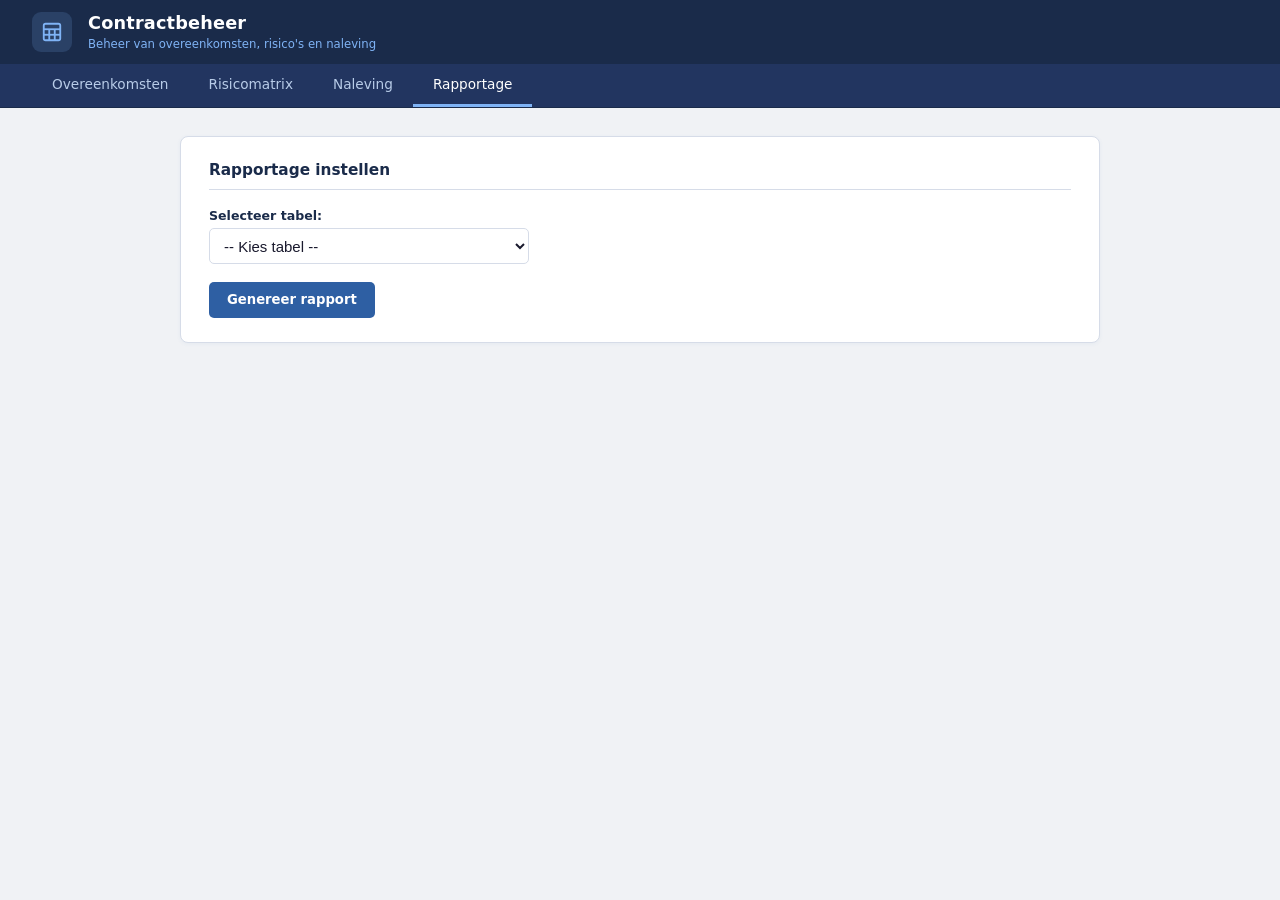
<file: rapportage.html>
<!DOCTYPE html>
<html lang="nl">
<head>
  <meta charset="UTF-8">
  <meta name="viewport" content="width=device-width, initial-scale=1.0">
  <title>Rapportage – Contractbeheer</title>
  <link rel="stylesheet" href="shared.css">
</head>
<body>
  <!-- Header -->
  <header class="site-header">
    <div class="header-icon">
      <svg width="22" height="22" fill="none" viewBox="0 0 24 24">
        <rect x="3" y="3" width="18" height="18" rx="2" stroke="#7fb3f5" stroke-width="2"/>
        <line x1="3" y1="9" x2="21" y2="9" stroke="#7fb3f5" stroke-width="2"/>
        <line x1="3" y1="15" x2="21" y2="15" stroke="#7fb3f5" stroke-width="2"/>
        <line x1="9" y1="9" x2="9" y2="21" stroke="#7fb3f5" stroke-width="2"/>
        <line x1="15" y1="9" x2="15" y2="21" stroke="#7fb3f5" stroke-width="2"/>
      </svg>
    </div>
    <div class="header-text">
      <span class="header-title">Contractbeheer</span>
      <span class="header-subtitle">Beheer van overeenkomsten, risico's en naleving</span>
    </div>
  </header>

  <!-- Nav -->
  <nav class="site-nav">
    <a href="overeenkomsten.html">Overeenkomsten</a>
    <a href="risicomatrix.html">Risicomatrix</a>
    <a href="naleving.html">Naleving</a>
    <a href="rapportage.html" class="active">Rapportage</a>
  </nav>

  <div class="main-container">

    <!-- Settings card -->
    <div class="card">
      <div class="card-title">Rapportage instellen</div>

      <div class="form-group" style="max-width:320px; margin-bottom:18px;">
        <label for="sel-tabel">Selecteer tabel:</label>
        <select id="sel-tabel" onchange="onTabelChange()">
          <option value="">-- Kies tabel --</option>
          <option value="overeenkomsten">Overeenkomsten</option>
          <option value="risicomatrix">Risicomatrix</option>
          <option value="naleving">Naleving</option>
        </select>
      </div>

      <!-- Dynamic filter section -->
      <div id="filter-section" class="hidden">
        <div style="border-top:1px solid #d6dce8; padding-top:16px; margin-bottom:16px;">
          <div style="font-size:0.84rem; font-weight:600; color:#1a2b4a; margin-bottom:12px;">Filters</div>

          <!-- Overeenkomsten filters -->
          <div id="filters-overeenkomsten" class="hidden">
            <div class="form-row">
              <div class="form-group" style="flex:2 1 200px;">
                <label for="f-ovk-omschrijving">Omschrijving bevat:</label>
                <input type="text" id="f-ovk-omschrijving" placeholder="Zoeken in omschrijving…">
              </div>
              <div class="form-group">
                <label for="f-ovk-start-van">Startdatum van:</label>
                <input type="date" id="f-ovk-start-van">
              </div>
              <div class="form-group">
                <label for="f-ovk-start-tot">Startdatum tot:</label>
                <input type="date" id="f-ovk-start-tot">
              </div>
            </div>
            <div class="form-row">
              <div class="form-group">
                <label for="f-ovk-eind-van">Einddatum van:</label>
                <input type="date" id="f-ovk-eind-van">
              </div>
              <div class="form-group">
                <label for="f-ovk-eind-tot">Einddatum tot:</label>
                <input type="date" id="f-ovk-eind-tot">
              </div>
              <div class="form-group" style="flex:2 1 200px;"></div>
            </div>
          </div>

          <!-- Risicomatrix filters -->
          <div id="filters-risicomatrix" class="hidden">
            <div class="form-row">
              <div class="form-group" style="flex:2 1 200px;">
                <label for="f-rm-omschrijving">Omschrijving bevat:</label>
                <input type="text" id="f-rm-omschrijving" placeholder="Zoeken in omschrijving…">
              </div>
              <div class="form-group">
                <label for="f-rm-inschatting">Inschatting:</label>
                <select id="f-rm-inschatting">
                  <option value="">Alle</option>
                  <option value="laag">Laag</option>
                  <option value="midden">Midden</option>
                  <option value="hoog">Hoog</option>
                </select>
              </div>
              <div class="form-group">
                <label for="f-rm-overeenkomst">Overeenkomst:</label>
                <select id="f-rm-overeenkomst">
                  <option value="">Alle</option>
                </select>
              </div>
            </div>
          </div>

          <!-- Naleving filters -->
          <div id="filters-naleving" class="hidden">
            <div class="form-row">
              <div class="form-group">
                <label for="f-nal-peil-van">Peildatum van:</label>
                <input type="date" id="f-nal-peil-van">
              </div>
              <div class="form-group">
                <label for="f-nal-peil-tot">Peildatum tot:</label>
                <input type="date" id="f-nal-peil-tot">
              </div>
              <div class="form-group" style="flex:2 1 200px;">
                <label for="f-nal-signaal">Signaalomschrijving bevat:</label>
                <input type="text" id="f-nal-signaal" placeholder="Zoeken…">
              </div>
            </div>
            <div class="form-row">
              <div class="form-group" style="flex:2 1 200px;">
                <label for="f-nal-zorg">Zorgaanbieder bevat:</label>
                <input type="text" id="f-nal-zorg" placeholder="Zoeken…">
              </div>
              <div class="form-group">
                <label for="f-nal-actie">Opvolgingsactie:</label>
                <select id="f-nal-actie">
                  <option value="">Alle</option>
                  <option value="Waarschuwingsbrief">Waarschuwingsbrief</option>
                  <option value="Inkoopgesprek">Inkoopgesprek</option>
                  <option value="In gebreke stellen">In gebreke stellen</option>
                </select>
              </div>
              <div class="form-group" style="flex:2 1 200px;"></div>
            </div>
          </div>
        </div>
      </div>

      <div class="btn-row">
        <button class="btn btn-primary" id="btn-genereer" onclick="genereerRapport()">Genereer rapport</button>
      </div>
    </div>

    <!-- Results card (hidden until generated) -->
    <div class="card hidden" id="card-results">
      <div class="card-title">Rapportage resultaten</div>

      <div style="display:flex; align-items:center; justify-content:space-between; margin-bottom:14px; flex-wrap:wrap; gap:10px;">
        <span id="result-count" style="font-size:0.9rem; color:#1a2b4a; font-weight:600;"></span>
        <button class="btn btn-success" id="btn-download" onclick="downloadCsv()">Download CSV</button>
      </div>

      <div class="table-wrapper">
        <table>
          <thead id="result-thead"></thead>
          <tbody id="result-tbody"></tbody>
        </table>
      </div>

      <div id="result-empty" class="empty-state hidden">
        <svg width="40" height="40" viewBox="0 0 24 24" fill="none">
          <rect x="3" y="12" width="4" height="9" rx="1" stroke="#6b7a99" stroke-width="1.5"/>
          <rect x="10" y="7" width="4" height="14" rx="1" stroke="#6b7a99" stroke-width="1.5"/>
          <rect x="17" y="3" width="4" height="18" rx="1" stroke="#6b7a99" stroke-width="1.5"/>
        </svg>
        Geen resultaten gevonden voor de geselecteerde filters.
      </div>
    </div>
  </div>

<script>
'use strict';

/* ---- Utilities ---- */
function escHtml(s) {
  if (s == null) return '';
  return String(s)
    .replace(/&/g, '&amp;')
    .replace(/</g, '&lt;')
    .replace(/>/g, '&gt;')
    .replace(/"/g, '&quot;')
    .replace(/'/g, '&#39;');
}

function fmtDate(d) {
  if (!d) return '';
  const parts = d.split('-');
  if (parts.length === 3 && parts[0].length === 4) {
    return parts[2] + '-' + parts[1] + '-' + parts[0];
  }
  return d;
}

function loadLS(key) {
  try { return JSON.parse(localStorage.getItem(key)) || []; }
  catch (e) { return []; }
}

/* ---- Data sources ---- */
function getOvereenkomsten() { return loadLS('overeenkomsten_v1'); }
function getRisicomatrix()   { return loadLS('risicomatrix_v1'); }
function getNaleving()       { return loadLS('naleving_v1'); }

function getOvkName(id, list) {
  if (!id) return 'Niet gekoppeld';
  const ovk = list.find(o => o.id === id);
  return ovk ? ovk.omschrijving : 'Niet gekoppeld';
}

/* ---- Populate overeenkomst dropdown in risicomatrix filter ---- */
function populateOvkFilter() {
  const sel = document.getElementById('f-rm-overeenkomst');
  const current = sel.value;
  sel.innerHTML = '<option value="">Alle</option>';
  getOvereenkomsten().forEach(ovk => {
    const opt = document.createElement('option');
    opt.value       = ovk.id;
    opt.textContent = ovk.omschrijving;
    sel.appendChild(opt);
  });
  if (current) sel.value = current;
}

/* ---- Table change handler ---- */
function onTabelChange() {
  const tabel = document.getElementById('sel-tabel').value;
  const filterSection = document.getElementById('filter-section');

  // Hide all filter groups
  ['filters-overeenkomsten', 'filters-risicomatrix', 'filters-naleving'].forEach(id => {
    document.getElementById(id).classList.add('hidden');
  });

  if (!tabel) {
    filterSection.classList.add('hidden');
    return;
  }

  filterSection.classList.remove('hidden');

  if (tabel === 'overeenkomsten') {
    document.getElementById('filters-overeenkomsten').classList.remove('hidden');
  } else if (tabel === 'risicomatrix') {
    document.getElementById('filters-risicomatrix').classList.remove('hidden');
    populateOvkFilter();
  } else if (tabel === 'naleving') {
    document.getElementById('filters-naleving').classList.remove('hidden');
  }

  // Hide results when table changes
  document.getElementById('card-results').classList.add('hidden');
}

/* ---- Report state ---- */
let lastResults  = [];
let lastHeaders  = [];
let lastTabelNm  = '';

/* ---- Generate report ---- */
function genereerRapport() {
  const tabel = document.getElementById('sel-tabel').value;
  if (!tabel) {
    alert('Selecteer eerst een tabel.');
    return;
  }

  let results = [];
  let headers = [];
  let tabelNm = '';

  if (tabel === 'overeenkomsten') {
    tabelNm = 'overeenkomsten';
    headers = ['Omschrijving', 'Startdatum', 'Einddatum'];
    const data   = getOvereenkomsten();
    const fOmsch = document.getElementById('f-ovk-omschrijving').value.trim().toLowerCase();
    const fSVan  = document.getElementById('f-ovk-start-van').value;
    const fSTot  = document.getElementById('f-ovk-start-tot').value;
    const fEVan  = document.getElementById('f-ovk-eind-van').value;
    const fETot  = document.getElementById('f-ovk-eind-tot').value;

    results = data.filter(r => {
      if (fOmsch && !r.omschrijving.toLowerCase().includes(fOmsch)) return false;
      if (fSVan && r.startdatum < fSVan) return false;
      if (fSTot && r.startdatum > fSTot) return false;
      if (fEVan && r.einddatum < fEVan) return false;
      if (fETot && r.einddatum > fETot) return false;
      return true;
    }).map(r => ({
      Omschrijving: r.omschrijving,
      Startdatum:   fmtDate(r.startdatum),
      Einddatum:    fmtDate(r.einddatum)
    }));

  } else if (tabel === 'risicomatrix') {
    tabelNm = 'risicomatrix';
    headers = ['Omschrijving', 'Overeenkomst', 'Inschatting'];
    const data  = getRisicomatrix();
    const ovkList = getOvereenkomsten();
    const fOmsch  = document.getElementById('f-rm-omschrijving').value.trim().toLowerCase();
    const fInsch  = document.getElementById('f-rm-inschatting').value;
    const fOvk    = document.getElementById('f-rm-overeenkomst').value;
    const INSCH_LABEL = { laag: 'Laag', midden: 'Midden', hoog: 'Hoog' };

    results = data.filter(r => {
      if (fOmsch && !r.omschrijving.toLowerCase().includes(fOmsch)) return false;
      if (fInsch && r.inschatting !== fInsch) return false;
      if (fOvk   && (r.overeenkomstId || '') !== fOvk) return false;
      return true;
    }).map(r => ({
      Omschrijving: r.omschrijving,
      Overeenkomst: getOvkName(r.overeenkomstId, ovkList),
      Inschatting:  INSCH_LABEL[r.inschatting] || r.inschatting
    }));

  } else if (tabel === 'naleving') {
    tabelNm = 'naleving';
    headers = ['Peildatum', 'Signaalomschrijving', 'Zorgaanbieder', 'Opvolgingsacties'];
    const data    = getNaleving();
    const fPVan   = document.getElementById('f-nal-peil-van').value;
    const fPTot   = document.getElementById('f-nal-peil-tot').value;
    const fSignaal = document.getElementById('f-nal-signaal').value.trim().toLowerCase();
    const fZorg   = document.getElementById('f-nal-zorg').value.trim().toLowerCase();
    const fActie  = document.getElementById('f-nal-actie').value;

    results = data.filter(r => {
      if (fPVan   && r.peildatum < fPVan) return false;
      if (fPTot   && r.peildatum > fPTot) return false;
      if (fSignaal && !r.signaalomschrijving.toLowerCase().includes(fSignaal)) return false;
      if (fZorg   && !r.zorgaanbieder.toLowerCase().includes(fZorg)) return false;
      if (fActie  && !(r.acties || []).includes(fActie)) return false;
      return true;
    }).map(r => ({
      Peildatum:            fmtDate(r.peildatum),
      Signaalomschrijving:  r.signaalomschrijving,
      Zorgaanbieder:        r.zorgaanbieder,
      Opvolgingsacties:     (r.acties || []).join('; ')
    }));
  }

  lastResults = results;
  lastHeaders = headers;
  lastTabelNm = tabelNm;

  renderResults(results, headers);
}

/* ---- Render results ---- */
function renderResults(results, headers) {
  const card    = document.getElementById('card-results');
  const thead   = document.getElementById('result-thead');
  const tbody   = document.getElementById('result-tbody');
  const empty   = document.getElementById('result-empty');
  const count   = document.getElementById('result-count');

  card.classList.remove('hidden');
  count.textContent = results.length + ' resultaat' + (results.length !== 1 ? 'en' : '') + ' gevonden';

  // Build header row
  thead.innerHTML = '<tr>' +
    headers.map(h => '<th>' + escHtml(h) + '</th>').join('') +
  '</tr>';

  if (results.length === 0) {
    tbody.innerHTML = '';
    empty.classList.remove('hidden');
    document.getElementById('btn-download').style.display = 'none';
    return;
  }

  empty.classList.add('hidden');
  document.getElementById('btn-download').style.display = '';

  tbody.innerHTML = results.map(row => {
    return '<tr>' +
      headers.map(h => '<td>' + escHtml(row[h] != null ? row[h] : '') + '</td>').join('') +
    '</tr>';
  }).join('');

  // Scroll results into view
  card.scrollIntoView({ behavior: 'smooth', block: 'start' });
}

/* ---- Download CSV ---- */
function downloadCsv() {
  if (lastResults.length === 0 || lastHeaders.length === 0) return;

  function csvCell(val) {
    val = String(val == null ? '' : val);
    if (val.includes(',') || val.includes('"') || val.includes('\n')) {
      return '"' + val.replace(/"/g, '""') + '"';
    }
    return val;
  }

  const rows = [
    lastHeaders.map(csvCell).join(',')
  ];

  lastResults.forEach(row => {
    rows.push(lastHeaders.map(h => csvCell(row[h] != null ? row[h] : '')).join(','));
  });

  const csvContent = rows.join('\r\n');
  const blob = new Blob([csvContent], { type: 'text/csv;charset=utf-8;' });
  const url  = URL.createObjectURL(blob);
  const a    = document.createElement('a');
  a.href     = url;
  a.download = lastTabelNm + '_rapport.csv';
  document.body.appendChild(a);
  a.click();
  document.body.removeChild(a);
  URL.revokeObjectURL(url);
}
</script>
</body>
</html>
</file>
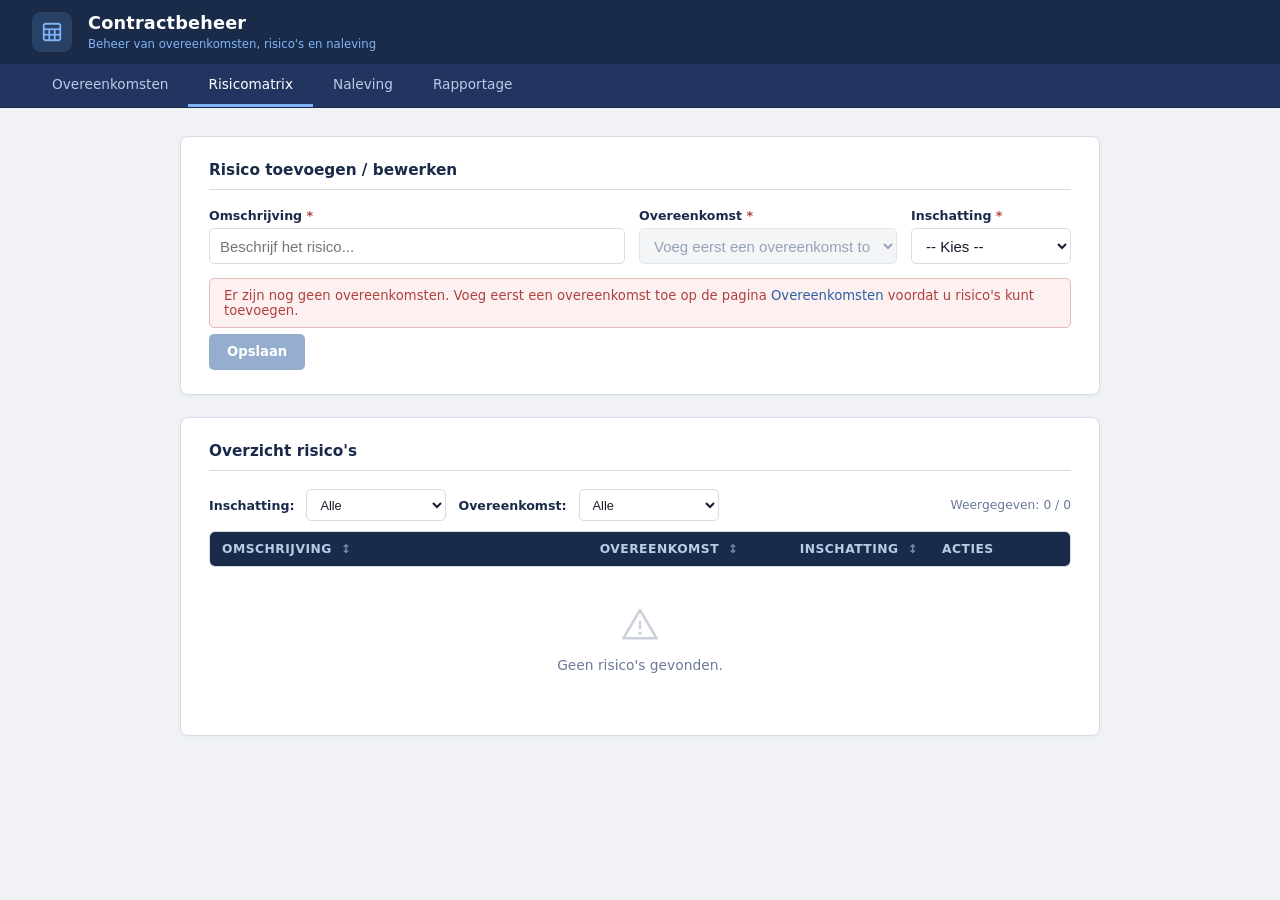
<file: risicomatrix.html>
<!DOCTYPE html>
<html lang="nl">
<head>
  <meta charset="UTF-8">
  <meta name="viewport" content="width=device-width, initial-scale=1.0">
  <title>Risicomatrix – Contractbeheer</title>
  <link rel="stylesheet" href="shared.css">
</head>
<body>
  <!-- Header -->
  <header class="site-header">
    <div class="header-icon">
      <svg width="22" height="22" fill="none" viewBox="0 0 24 24">
        <rect x="3" y="3" width="18" height="18" rx="2" stroke="#7fb3f5" stroke-width="2"/>
        <line x1="3" y1="9" x2="21" y2="9" stroke="#7fb3f5" stroke-width="2"/>
        <line x1="3" y1="15" x2="21" y2="15" stroke="#7fb3f5" stroke-width="2"/>
        <line x1="9" y1="9" x2="9" y2="21" stroke="#7fb3f5" stroke-width="2"/>
        <line x1="15" y1="9" x2="15" y2="21" stroke="#7fb3f5" stroke-width="2"/>
      </svg>
    </div>
    <div class="header-text">
      <span class="header-title">Contractbeheer</span>
      <span class="header-subtitle">Beheer van overeenkomsten, risico's en naleving</span>
    </div>
  </header>

  <!-- Nav -->
  <nav class="site-nav">
    <a href="overeenkomsten.html">Overeenkomsten</a>
    <a href="risicomatrix.html" class="active">Risicomatrix</a>
    <a href="naleving.html">Naleving</a>
    <a href="rapportage.html">Rapportage</a>
  </nav>

  <div class="main-container">

    <!-- Form card -->
    <div class="card">
      <div class="card-title">Risico toevoegen / bewerken</div>

      <div class="form-row">
        <div class="form-group" style="flex: 2 1 300px;">
          <label for="inp-omschrijving">Omschrijving <span style="color:#b04040">*</span></label>
          <input type="text" id="inp-omschrijving" maxlength="200"
                 placeholder="Beschrijf het risico..." autocomplete="off">
        </div>
        <div class="form-group" style="flex: 1 1 200px;">
          <label for="inp-overeenkomst">Overeenkomst <span style="color:#b04040">*</span></label>
          <select id="inp-overeenkomst">
            <option value="" disabled selected>-- Kies overeenkomst --</option>
          </select>
        </div>
        <div class="form-group" style="flex: 0 1 160px;">
          <label for="inp-inschatting">Inschatting <span style="color:#b04040">*</span></label>
          <select id="inp-inschatting">
            <option value="" disabled selected>-- Kies --</option>
            <option value="laag">Laag</option>
            <option value="midden">Midden</option>
            <option value="hoog">Hoog</option>
          </select>
        </div>
      </div>

      <div id="msg-no-overeenkomsten" class="msg-error hidden">
        Er zijn nog geen overeenkomsten. Voeg eerst een overeenkomst toe op de pagina
        <a href="overeenkomsten.html">Overeenkomsten</a> voordat u risico's kunt toevoegen.
      </div>
      <div id="msg-limit" class="msg-error hidden">
        Maximum van 50 risico's bereikt. Verwijder een risico om nieuwe risico's toe te kunnen voegen.
      </div>
      <div id="msg-form" class="hidden"></div>
      <div id="msg-edit" class="msg-info hidden">
        Bewerkingsmodus — pas de velden aan en klik op <strong>Opslaan</strong> om de wijziging te bevestigen.
      </div>

      <div class="btn-row">
        <button class="btn btn-primary" id="btn-save" onclick="saveRecord()">Opslaan</button>
        <button class="btn btn-secondary hidden" id="btn-cancel" onclick="cancelEdit()">Annuleren</button>
      </div>
    </div>

    <!-- Table card -->
    <div class="card">
      <div class="card-title">Overzicht risico's</div>

      <div class="toolbar">
        <label for="filter-inschatting">Inschatting:</label>
        <select id="filter-inschatting" onchange="renderTable()">
          <option value="">Alle</option>
          <option value="laag">Laag</option>
          <option value="midden">Midden</option>
          <option value="hoog">Hoog</option>
        </select>
        <label for="filter-overeenkomst">Overeenkomst:</label>
        <select id="filter-overeenkomst" onchange="renderTable()">
          <option value="">Alle</option>
        </select>
        <span class="record-count" id="record-count">Weergegeven: 0 / 0</span>
      </div>

      <div class="table-wrapper">
        <table>
          <thead>
            <tr>
              <th class="sortable" data-col="omschrijving" onclick="toggleSort('omschrijving')">
                Omschrijving <em class="sort-icon" id="si-omschrijving">↕</em>
              </th>
              <th class="sortable" data-col="overeenkomst" onclick="toggleSort('overeenkomst')" style="width:200px;">
                Overeenkomst <em class="sort-icon" id="si-overeenkomst">↕</em>
              </th>
              <th class="sortable" data-col="inschatting" onclick="toggleSort('inschatting')" style="width:130px;">
                Inschatting <em class="sort-icon" id="si-inschatting">↕</em>
              </th>
              <th style="width:140px;">Acties</th>
            </tr>
          </thead>
          <tbody id="table-body"></tbody>
        </table>
      </div>

      <div id="empty-state" class="empty-state hidden">
        <svg width="40" height="40" viewBox="0 0 24 24" fill="none">
          <path d="M12 3L22 20H2L12 3Z" stroke="#6b7a99" stroke-width="1.5" stroke-linejoin="round"/>
          <line x1="12" y1="10" x2="12" y2="14" stroke="#6b7a99" stroke-width="1.2" stroke-linecap="round"/>
          <circle cx="12" cy="17" r="1" fill="#6b7a99"/>
        </svg>
        Geen risico's gevonden.
      </div>
    </div>
  </div>

<script>
'use strict';

const LS_KEY      = 'risicomatrix_v1';
const LS_OVK_KEY  = 'overeenkomsten_v1';
const MAX_RECORDS = 50;

let records      = [];
let overeenkomsten = [];
let editId       = null;
let sortCol      = null;
let sortDir      = 1; // 1 = asc, -1 = desc

const INSCH_ORDER = { laag: 1, midden: 2, hoog: 3 };
const INSCH_LABEL = { laag: 'Laag', midden: 'Midden', hoog: 'Hoog' };

/* ---- Utilities ---- */
function escHtml(s) {
  if (s == null) return '';
  return String(s)
    .replace(/&/g, '&amp;')
    .replace(/</g, '&lt;')
    .replace(/>/g, '&gt;')
    .replace(/"/g, '&quot;')
    .replace(/'/g, '&#39;');
}

function genId() {
  return Date.now().toString(36) + Math.random().toString(36).slice(2, 7);
}

function showMsg(elId, text, type) {
  const el = document.getElementById(elId);
  el.innerHTML = text;
  el.className = 'msg-' + type;
}

function clearMsg(elId) {
  const el = document.getElementById(elId);
  el.textContent = '';
  el.className = 'hidden';
}

/* ---- Persistence ---- */
function loadData() {
  try { records = JSON.parse(localStorage.getItem(LS_KEY)) || []; }
  catch (e) { records = []; }

  try { overeenkomsten = JSON.parse(localStorage.getItem(LS_OVK_KEY)) || []; }
  catch (e) { overeenkomsten = []; }
}

function saveData() {
  localStorage.setItem(LS_KEY, JSON.stringify(records));
}

/* ---- Overeenkomst helpers ---- */
function getOvkName(overeenkomstId) {
  if (!overeenkomstId) return 'Niet gekoppeld';
  const ovk = overeenkomsten.find(o => o.id === overeenkomstId);
  return ovk ? ovk.omschrijving : 'Niet gekoppeld';
}

/* ---- Populate dropdowns ---- */
function populateOvkDropdowns() {
  const formSel   = document.getElementById('inp-overeenkomst');
  const filterSel = document.getElementById('filter-overeenkomst');

  // Form dropdown
  formSel.innerHTML = '';
  if (overeenkomsten.length === 0) {
    const opt = document.createElement('option');
    opt.value    = '';
    opt.disabled = true;
    opt.selected = true;
    opt.textContent = 'Voeg eerst een overeenkomst toe';
    formSel.appendChild(opt);
    formSel.disabled = true;

    document.getElementById('msg-no-overeenkomsten').classList.remove('hidden');
    document.getElementById('btn-save').disabled = true;
  } else {
    formSel.disabled = false;
    document.getElementById('msg-no-overeenkomsten').classList.add('hidden');
    document.getElementById('btn-save').disabled = false;

    const placeholder = document.createElement('option');
    placeholder.value    = '';
    placeholder.disabled = true;
    placeholder.selected = true;
    placeholder.textContent = '-- Kies overeenkomst --';
    formSel.appendChild(placeholder);

    overeenkomsten.forEach(ovk => {
      const opt = document.createElement('option');
      opt.value       = ovk.id;
      opt.textContent = ovk.omschrijving;
      formSel.appendChild(opt);
    });
  }

  // Filter dropdown
  const currentFilter = filterSel.value;
  filterSel.innerHTML = '<option value="">Alle</option>';
  overeenkomsten.forEach(ovk => {
    const opt = document.createElement('option');
    opt.value       = ovk.id;
    opt.textContent = ovk.omschrijving;
    filterSel.appendChild(opt);
  });
  // Restore selection if still valid
  if (currentFilter) {
    filterSel.value = currentFilter;
  }
}

/* ---- CRUD ---- */
function saveRecord() {
  const omsch       = document.getElementById('inp-omschrijving').value.trim();
  const ovkId       = document.getElementById('inp-overeenkomst').value;
  const inschatting = document.getElementById('inp-inschatting').value;

  clearMsg('msg-form');

  if (!omsch)       { showMsg('msg-form', 'Vul een omschrijving in.', 'error'); return; }
  if (!ovkId)       { showMsg('msg-form', 'Selecteer een overeenkomst.', 'error'); return; }
  if (!inschatting) { showMsg('msg-form', 'Selecteer een inschatting.', 'error'); return; }

  if (editId) {
    const idx = records.findIndex(r => r.id === editId);
    if (idx !== -1) {
      records[idx] = {
        id: editId,
        omschrijving: omsch,
        inschatting:  inschatting,
        overeenkomstId: ovkId
      };
    }
    editId = null;
    document.getElementById('btn-cancel').classList.add('hidden');
    document.getElementById('msg-edit').classList.add('hidden');
  } else {
    if (records.length >= MAX_RECORDS) {
      document.getElementById('msg-limit').classList.remove('hidden');
      return;
    }
    document.getElementById('msg-limit').classList.add('hidden');
    records.push({
      id:             genId(),
      omschrijving:   omsch,
      inschatting:    inschatting,
      overeenkomstId: ovkId
    });
  }

  saveData();
  clearForm();
  renderTable();
}

function clearForm() {
  document.getElementById('inp-omschrijving').value = '';
  document.getElementById('inp-inschatting').value  = '';
  // Reset overeenkomst select to placeholder
  const sel = document.getElementById('inp-overeenkomst');
  sel.selectedIndex = 0;
  clearMsg('msg-form');
}

function cancelEdit() {
  editId = null;
  clearForm();
  document.getElementById('btn-cancel').classList.add('hidden');
  document.getElementById('msg-edit').classList.add('hidden');
  renderTable();
}

function editRecord(id) {
  const r = records.find(r => r.id === id);
  if (!r) return;
  editId = id;
  document.getElementById('inp-omschrijving').value = r.omschrijving;
  document.getElementById('inp-inschatting').value  = r.inschatting;
  // Set overeenkomst
  const sel = document.getElementById('inp-overeenkomst');
  sel.value = r.overeenkomstId || '';
  document.getElementById('btn-cancel').classList.remove('hidden');
  document.getElementById('msg-edit').classList.remove('hidden');
  clearMsg('msg-form');
  document.getElementById('inp-omschrijving').focus();
  renderTable();
}

function deleteRecord(id) {
  const r = records.find(r => r.id === id);
  if (!r) return;
  if (!confirm('Risico "' + r.omschrijving + '" verwijderen?')) return;
  records = records.filter(r => r.id !== id);
  if (editId === id) cancelEdit();
  // Hide limit message if now under limit
  if (records.length < MAX_RECORDS) {
    document.getElementById('msg-limit').classList.add('hidden');
  }
  saveData();
  renderTable();
}

/* ---- Sort ---- */
function toggleSort(col) {
  document.querySelectorAll('thead th[data-col]').forEach(th => {
    th.classList.remove('sorted');
    document.getElementById('si-' + th.dataset.col).textContent = '↕';
  });

  if (sortCol === col) {
    sortDir = -sortDir;
  } else {
    sortCol = col;
    sortDir = 1;
  }

  const th = document.querySelector('th[data-col="' + col + '"]');
  th.classList.add('sorted');
  document.getElementById('si-' + col).textContent = sortDir === 1 ? '↑' : '↓';
  renderTable();
}

/* ---- Filter pipeline ---- */
function getFiltered() {
  const fInsch = document.getElementById('filter-inschatting').value;
  const fOvk   = document.getElementById('filter-overeenkomst').value;

  return records.filter(r => {
    if (fInsch && r.inschatting !== fInsch) return false;
    if (fOvk   && (r.overeenkomstId || '') !== fOvk) return false;
    return true;
  });
}

function getSorted(list) {
  if (!sortCol) return list;
  return list.slice().sort((a, b) => {
    let av, bv;
    if (sortCol === 'inschatting') {
      av = INSCH_ORDER[a.inschatting] || 0;
      bv = INSCH_ORDER[b.inschatting] || 0;
      return (av - bv) * sortDir;
    } else if (sortCol === 'overeenkomst') {
      av = getOvkName(a.overeenkomstId).toLowerCase();
      bv = getOvkName(b.overeenkomstId).toLowerCase();
    } else {
      av = (a[sortCol] || '').toLowerCase();
      bv = (b[sortCol] || '').toLowerCase();
    }
    if (av < bv) return -sortDir;
    if (av > bv) return  sortDir;
    return 0;
  });
}

/* ---- Render ---- */
function renderTable() {
  const filtered = getFiltered();
  const sorted   = getSorted(filtered);
  const tbody    = document.getElementById('table-body');
  const empty    = document.getElementById('empty-state');
  const count    = document.getElementById('record-count');

  count.textContent = 'Weergegeven: ' + filtered.length + ' / ' + records.length;

  if (sorted.length === 0) {
    tbody.innerHTML = '';
    empty.classList.remove('hidden');
    return;
  }
  empty.classList.add('hidden');

  tbody.innerHTML = sorted.map(r => {
    const isEditing = r.id === editId;
    const ovkName   = getOvkName(r.overeenkomstId);
    const inschLbl  = INSCH_LABEL[r.inschatting] || r.inschatting;
    return '<tr' + (isEditing ? ' class="selected"' : '') + '>' +
      '<td>' + escHtml(r.omschrijving) + '</td>' +
      '<td>' + escHtml(ovkName) + '</td>' +
      '<td><span class="badge badge-' + escHtml(r.inschatting) + '">' + escHtml(inschLbl) + '</span></td>' +
      '<td class="col-actions">' +
        '<button class="btn btn-sm btn-edit" onclick="editRecord(\'' + r.id + '\')">Bewerk</button> ' +
        '<button class="btn btn-sm btn-danger" onclick="deleteRecord(\'' + r.id + '\')">Verwijder</button>' +
      '</td>' +
    '</tr>';
  }).join('');
}

/* ---- Init ---- */
document.getElementById('inp-omschrijving').addEventListener('keydown', function(e) {
  if (e.key === 'Enter') saveRecord();
});

loadData();
populateOvkDropdowns();
renderTable();
</script>
</body>
</html>
</file>
<file: shared.css>
/* =====================================================
   shared.css – Contract Management Application
   ===================================================== */

/* --- CSS Reset --- */
*, *::before, *::after { box-sizing: border-box; margin: 0; padding: 0; }
html { font-size: 15px; }
body {
  font-family: 'Segoe UI', system-ui, -apple-system, Arial, sans-serif;
  background: #f0f2f5;
  color: #1a1a2e;
  min-height: 100vh;
  display: flex;
  flex-direction: column;
}
ul, ol { list-style: none; }
a { color: #2e5fa3; text-decoration: none; }
a:hover { text-decoration: underline; }
button { font-family: inherit; cursor: pointer; }
input, select, textarea, button { font-size: inherit; }

/* --- Header --- */
.site-header {
  background: #1a2b4a;
  color: #fff;
  padding: 0 32px;
  height: 64px;
  display: flex;
  align-items: center;
  gap: 16px;
  box-shadow: 0 2px 8px rgba(0,0,0,0.18);
  flex-shrink: 0;
}
.site-header .header-icon {
  width: 40px;
  height: 40px;
  background: rgba(127,179,245,0.16);
  border-radius: 9px;
  display: flex;
  align-items: center;
  justify-content: center;
  flex-shrink: 0;
}
.site-header .header-icon svg { display: block; }
.site-header .header-text {
  display: flex;
  flex-direction: column;
  gap: 2px;
}
.site-header .header-title {
  font-size: 1.18rem;
  font-weight: 700;
  letter-spacing: 0.01em;
  color: #fff;
  line-height: 1.2;
}
.site-header .header-subtitle {
  font-size: 0.78rem;
  color: #7fb3f5;
  font-weight: 400;
}

/* --- Nav bar --- */
.site-nav {
  background: #223560;
  border-bottom: 1px solid #1a2b4a;
  padding: 0 32px;
  display: flex;
  gap: 0;
  height: 44px;
  align-items: stretch;
  flex-shrink: 0;
}
.site-nav a {
  color: #b8cce8;
  font-size: 0.91rem;
  font-weight: 500;
  padding: 0 20px;
  display: flex;
  align-items: center;
  border-bottom: 3px solid transparent;
  transition: color 0.15s, border-color 0.15s;
  white-space: nowrap;
  text-decoration: none;
}
.site-nav a:hover { color: #fff; text-decoration: none; }
.site-nav a.active {
  color: #fff;
  border-bottom-color: #7fb3f5;
}

/* --- Main container --- */
.main-container {
  max-width: 960px;
  width: 100%;
  margin: 0 auto;
  padding: 28px 20px 48px 20px;
  display: flex;
  flex-direction: column;
  gap: 22px;
  flex: 1;
}

/* --- Cards --- */
.card {
  background: #fff;
  border: 1px solid #d6dce8;
  border-radius: 8px;
  padding: 24px 28px;
  box-shadow: 0 1px 4px rgba(46,95,163,0.06);
}
.card-title {
  font-size: 1.02rem;
  font-weight: 700;
  color: #1a2b4a;
  margin-bottom: 18px;
  padding-bottom: 10px;
  border-bottom: 1px solid #d6dce8;
}

/* --- Form elements --- */
.form-row {
  display: flex;
  flex-wrap: wrap;
  gap: 14px;
  margin-bottom: 14px;
}
.form-group {
  display: flex;
  flex-direction: column;
  gap: 5px;
  flex: 1 1 180px;
  min-width: 0;
}
.form-group label {
  font-size: 0.84rem;
  font-weight: 600;
  color: #1a2b4a;
}
.form-group input[type=text],
.form-group input[type=date],
.form-group select,
input[type=text],
input[type=date],
select {
  height: 36px;
  padding: 0 10px;
  border: 1px solid #d6dce8;
  border-radius: 5px;
  background: #fff;
  color: #1a1a2e;
  width: 100%;
  transition: border-color 0.15s, box-shadow 0.15s;
  outline: none;
}
.form-group input[type=text]:focus,
.form-group input[type=date]:focus,
.form-group select:focus,
input[type=text]:focus,
input[type=date]:focus,
select:focus {
  border-color: #2e5fa3;
  box-shadow: 0 0 0 3px rgba(46,95,163,0.13);
}
input[type=file] {
  padding: 5px 8px;
  border: 1px solid #d6dce8;
  border-radius: 5px;
  background: #fff;
  color: #1a1a2e;
  width: 100%;
  cursor: pointer;
  height: 36px;
  outline: none;
}
input[type=file]:focus {
  border-color: #2e5fa3;
  box-shadow: 0 0 0 3px rgba(46,95,163,0.13);
}
input:disabled, select:disabled {
  background: #f0f2f5;
  color: #6b7a99;
  cursor: not-allowed;
}
select option[disabled] { color: #6b7a99; }

/* --- Buttons --- */
.btn {
  display: inline-flex;
  align-items: center;
  justify-content: center;
  gap: 6px;
  padding: 0 18px;
  height: 36px;
  border: none;
  border-radius: 5px;
  font-weight: 600;
  font-size: 0.88rem;
  transition: background 0.15s, box-shadow 0.15s, opacity 0.15s;
  white-space: nowrap;
  cursor: pointer;
  line-height: 1;
}
.btn:disabled { opacity: 0.5; cursor: not-allowed; }
.btn-primary { background: #2e5fa3; color: #fff; }
.btn-primary:hover:not(:disabled) { background: #1a4080; }
.btn-secondary { background: #e3e8f0; color: #1a2b4a; border: 1px solid #d6dce8; }
.btn-secondary:hover:not(:disabled) { background: #cdd5e3; }
.btn-success { background: #2e7d4f; color: #fff; }
.btn-success:hover:not(:disabled) { background: #1e5c38; }
.btn-danger { background: #b04040; color: #fff; }
.btn-danger:hover:not(:disabled) { background: #8a2c2c; }
.btn-sm { height: 28px; padding: 0 10px; font-size: 0.80rem; }
.btn-edit { background: #e8f0fb; color: #2e5fa3; border: 1px solid #b8cce8; }
.btn-edit:hover:not(:disabled) { background: #ccdcf5; }

/* --- Button row --- */
.btn-row {
  display: flex;
  gap: 10px;
  align-items: center;
  flex-wrap: wrap;
  margin-top: 6px;
}

/* --- Messages --- */
.msg-error, .msg-info, .msg-success {
  padding: 9px 14px;
  border-radius: 5px;
  font-size: 0.88rem;
  font-weight: 500;
  margin-top: 6px;
  margin-bottom: 2px;
}
.msg-error { background: #fdf0f0; color: #b04040; border: 1px solid #e8bbbb; }
.msg-info { background: #eef4fb; color: #2e5fa3; border: 1px solid #b8cce8; }
.msg-success { background: #edf7f1; color: #2e7d4f; border: 1px solid #a8d8b8; }

/* --- Hidden utility --- */
.hidden { display: none !important; }

/* --- Toolbar --- */
.toolbar {
  display: flex;
  align-items: center;
  flex-wrap: wrap;
  gap: 12px;
  margin-bottom: 10px;
}
.toolbar label {
  font-size: 0.84rem;
  font-weight: 600;
  color: #1a2b4a;
  white-space: nowrap;
}
.toolbar input[type=text],
.toolbar select {
  height: 32px;
  padding: 0 9px;
  border: 1px solid #d6dce8;
  border-radius: 5px;
  background: #fff;
  color: #1a1a2e;
  font-size: 0.85rem;
  outline: none;
  width: auto;
  min-width: 140px;
}
.toolbar input[type=text]:focus,
.toolbar select:focus {
  border-color: #2e5fa3;
  box-shadow: 0 0 0 2px rgba(46,95,163,0.12);
}
.record-count {
  margin-left: auto;
  font-size: 0.82rem;
  color: #6b7a99;
  font-weight: 500;
  white-space: nowrap;
}

/* --- Table wrapper --- */
.table-wrapper {
  max-height: 360px;
  overflow-y: auto;
  border: 1px solid #d6dce8;
  border-radius: 6px;
  scrollbar-width: thin;
  scrollbar-color: #b8cce8 #f0f2f5;
}
.table-wrapper::-webkit-scrollbar { width: 7px; }
.table-wrapper::-webkit-scrollbar-track { background: #f0f2f5; }
.table-wrapper::-webkit-scrollbar-thumb { background: #b8cce8; border-radius: 4px; }
.table-wrapper::-webkit-scrollbar-thumb:hover { background: #2e5fa3; }

/* --- Table --- */
table {
  width: 100%;
  border-collapse: collapse;
  font-size: 0.88rem;
}
thead th {
  background: #1a2b4a;
  color: #b8cce8;
  font-weight: 600;
  font-size: 0.82rem;
  text-transform: uppercase;
  letter-spacing: 0.04em;
  padding: 10px 12px;
  text-align: left;
  position: sticky;
  top: 0;
  z-index: 2;
  white-space: nowrap;
  user-select: none;
}
thead th.sortable { cursor: pointer; }
thead th.sortable:hover { color: #fff; background: #223660; }
thead th.sorted { color: #7fb3f5; background: #1e3357; }
.sort-icon {
  font-style: normal;
  margin-left: 4px;
  font-size: 0.80rem;
  opacity: 0.6;
}
thead th.sorted .sort-icon { opacity: 1; }

tbody tr { border-bottom: 1px solid #e8ecf4; transition: background 0.1s; }
tbody tr:last-child { border-bottom: none; }
tbody tr:hover { background: #f5f7fb; }
tbody tr.selected { background: #e8f0fb !important; outline: 2px solid #2e5fa3; outline-offset: -2px; }

tbody td {
  padding: 9px 12px;
  vertical-align: middle;
  color: #1a1a2e;
}

/* --- Badges --- */
.badge {
  display: inline-block;
  padding: 2px 9px;
  border-radius: 12px;
  font-size: 0.77rem;
  font-weight: 700;
  letter-spacing: 0.02em;
  white-space: nowrap;
}
.badge-laag          { background: #d4f0de; color: #1e6b3a; }
.badge-midden        { background: #fde8c8; color: #8a4e00; }
.badge-hoog          { background: #fdd8d8; color: #8a2020; }
.badge-waarschuwing  { background: #dde8fb; color: #1a4080; }
.badge-inkoopgesprek { background: #ecddf7; color: #5e2080; }
.badge-ingebreke     { background: #f5d5d5; color: #6b1a1a; }

/* --- Empty state --- */
.empty-state {
  text-align: center;
  padding: 38px 20px;
  color: #6b7a99;
  font-size: 0.92rem;
}
.empty-state svg { display: block; margin: 0 auto 12px; opacity: 0.35; }

/* --- Tiles grid (index page) --- */
.tiles {
  display: grid;
  grid-template-columns: 1fr 1fr;
  gap: 20px;
  margin-top: 10px;
}
.tile {
  background: #fff;
  border: 1px solid #d6dce8;
  border-radius: 10px;
  padding: 28px 24px 24px 24px;
  display: flex;
  align-items: flex-start;
  gap: 20px;
  cursor: pointer;
  transition: box-shadow 0.18s, border-color 0.18s, transform 0.12s;
  text-decoration: none;
  color: #1a1a2e;
  box-shadow: 0 1px 4px rgba(46,95,163,0.06);
}
.tile:hover {
  box-shadow: 0 4px 18px rgba(46,95,163,0.14);
  border-color: #2e5fa3;
  transform: translateY(-2px);
  text-decoration: none;
}
.tile-icon-wrap {
  width: 52px;
  height: 52px;
  border-radius: 12px;
  display: flex;
  align-items: center;
  justify-content: center;
  flex-shrink: 0;
}
.tile-body { flex: 1; min-width: 0; }
.tile-title {
  font-size: 1.05rem;
  font-weight: 700;
  color: #1a2b4a;
  margin-bottom: 5px;
}
.tile-desc { font-size: 0.87rem; color: #6b7a99; line-height: 1.5; }
.tile-arrow {
  font-size: 1.3rem;
  color: #2e5fa3;
  align-self: center;
  margin-left: 8px;
  flex-shrink: 0;
  transition: transform 0.15s;
}
.tile:hover .tile-arrow { transform: translateX(4px); }

/* --- Side-by-side cards row --- */
.cards-row {
  display: flex;
  gap: 20px;
  flex-wrap: wrap;
}
.cards-row .card { flex: 1 1 280px; }

/* --- Instructions block --- */
.instructions {
  font-size: 0.83rem;
  color: #4a5a73;
  background: #f5f7fb;
  border: 1px solid #d6dce8;
  border-radius: 5px;
  padding: 8px 12px;
  margin-bottom: 12px;
  line-height: 1.55;
}

/* --- Badges wrap in td --- */
.badges-wrap { display: flex; flex-wrap: wrap; gap: 4px; }

/* --- Actions cell --- */
td.col-actions { white-space: nowrap; }

/* --- Responsive --- */
@media (max-width: 640px) {
  .tiles { grid-template-columns: 1fr; }
  .site-header { padding: 0 14px; }
  .site-nav { padding: 0 8px; }
  .main-container { padding: 16px 10px 32px 10px; }
  .card { padding: 16px 14px; }
  .cards-row { flex-direction: column; }
}
</file>
